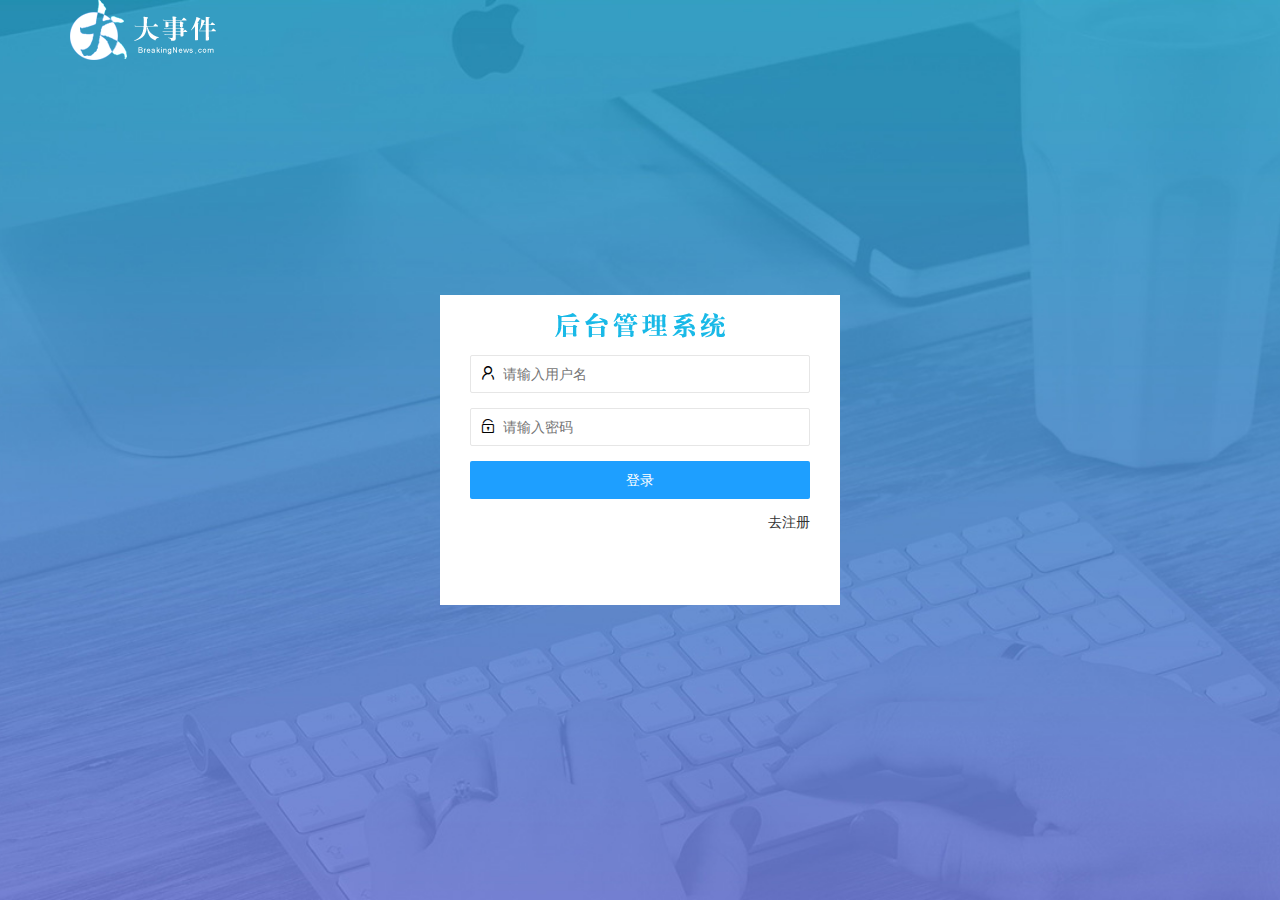
<file: login.html>
<!DOCTYPE html>
<html lang="en">

<head>
    <meta charset="UTF-8">
    <meta name="viewport" content="width=device-width, initial-scale=1.0">
    <title>大事件-登录/注册</title>
    <link rel="stylesheet" href="./assets/lib/layui/css/layui.css">
    <link rel="stylesheet" href="./assets/css/login.css">
</head>

<body>
    <!-- 头部logo区域 -->
    <div class="layui-main">
        <img src="./assets/images/logo.png" alt="">
    </div>
    <!-- 登录注册区域 -->
    <div class="loginAndRegBox">
        <div class="title-box"></div>
        <!-- 登录的盒子 -->
        <div class="login-box">
            <form class="layui-form" id="form_login" action="">
                <div class="layui-form-item">
                    <i class="layui-icon layui-icon-username"></i>
                    <input type=" text" name="username" required lay-verify="required" placeholder="请输入用户名"
                        autocomplete="off" class="layui-input">
                </div>
                <div class="layui-form-item">
                    <i class="layui-icon layui-icon-password"></i>
                    <input type="password" name="password" required lay-verify="required" placeholder="请输入密码"
                        autocomplete="off" class="layui-input">
                </div>
                <div class="layui-form-item">
                    <button class="layui-btn layui-btn-fluid layui-btn-normal" lay-submit lay-filter="*">登录</button>
                </div>
                <div class="layui-form-item">
                    <a href="javascript:;" id="link_reg">去注册</a>
                </div>

            </form>
        </div>
        <!-- 注册的盒子 -->
        <div class="reg-box">
            <form class="layui-form" id="form_reg" action="">
                <div class="layui-form-item">
                    <i class="layui-icon layui-icon-username"></i>
                    <input type="text" name="username" required lay-verify="required" placeholder="请输入用户名"
                        autocomplete="off" class="layui-input">
                </div>
                <div class="layui-form-item">
                    <i class="layui-icon layui-icon-password"></i>
                    <input type="password" name="password" required lay-verify="required" placeholder="请输入密码"
                        autocomplete="off" class="layui-input">
                </div>
                <div class="layui-form-item">
                    <i class="layui-icon layui-icon-password"></i>
                    <input type="password" name="repassword" required lay-verify="required|pwd|repwd"
                        placeholder="请再次确认密码" autocomplete="off" class="layui-input" />

                </div>
                <div class="layui-form-item">
                    <button class="layui-btn layui-btn-fluid layui-btn-normal" lay-submit lay-filter="*">点击注册</button>
                </div>
                <div class="layui-form-item links">
                    <a href="javascript:;" id="link_login">去登录</a>
                </div>
            </form>
        </div>

    </div>

    <script>

    </script>
    <script src="./assets/lib/jquery.js"></script>
    <script src="./assets/lib/layui/layui.all.js"></script>
    <script src="./assets/js/baseAPI.js"></script>
    <script src="./assets/js/login.js"></script>
</body>

</html>
</file>
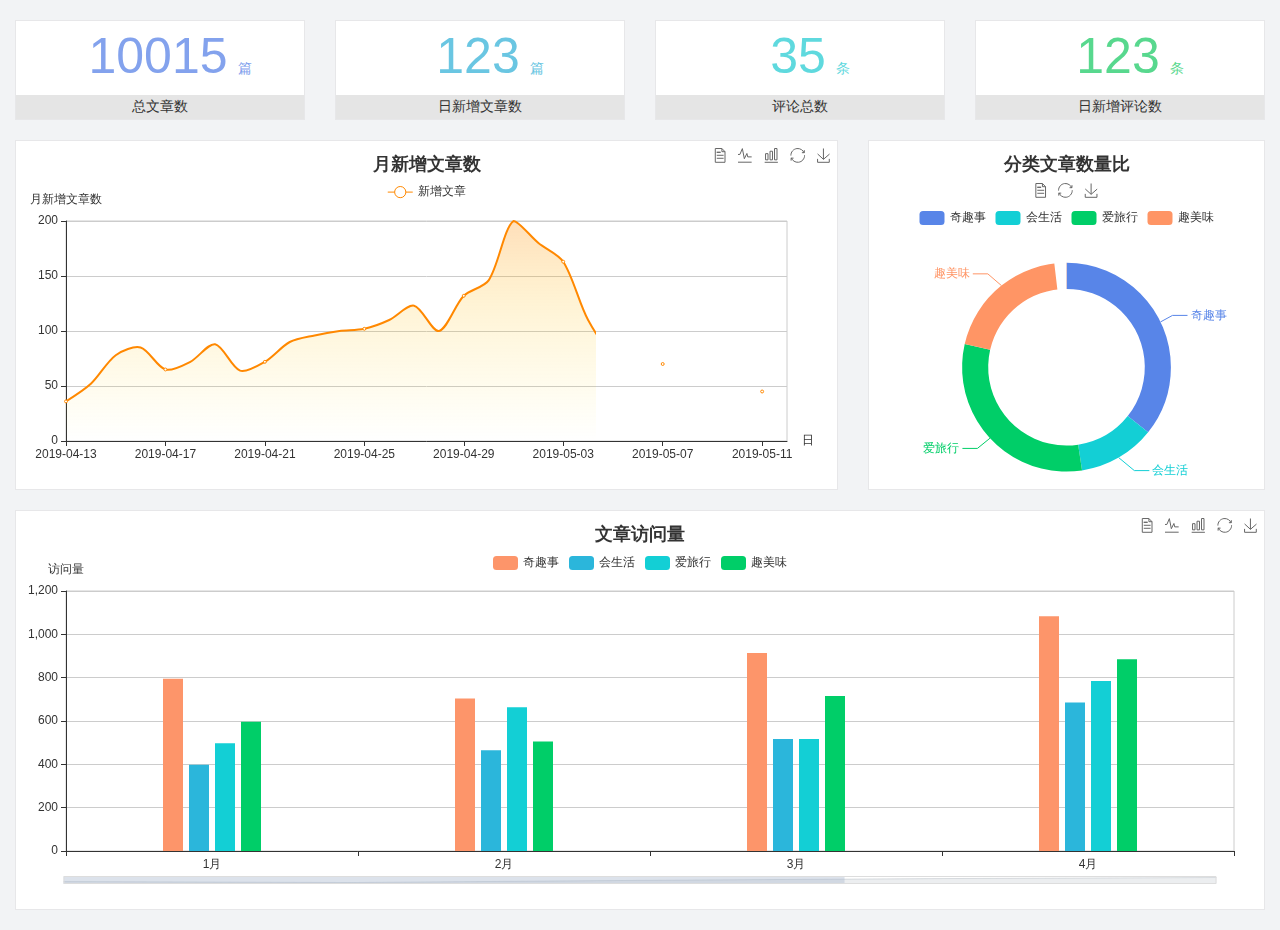
<file: home/dashboard.html>
<!DOCTYPE html>
<html lang="en">

<head>
  <meta charset="UTF-8">
  <meta name="viewport" content="width=device-width, initial-scale=1.0">
  <meta http-equiv="X-UA-Compatible" content="ie=edge">
  <title>图表统计</title>
  <link rel="stylesheet" href="../../assets/lib/bootstrap.css" />
  <link rel="stylesheet" href="../../assets/lib/main.css" />
  <script src="../../assets/lib/jquery.js"></script>
  <script type="text/javascript" src="../../assets/lib/echarts.min.js"></script>
</head>

<body>
  <div class="container-fluid">
    <div class="row spannel_list">
      <div class="col-sm-3 col-xs-6">
        <div class="spannel">
          <em>10015</em><span>篇</span>
          <b>总文章数</b>
        </div>
      </div>
      <div class="col-sm-3 col-xs-6">
        <div class="spannel scolor01">
          <em>123</em><span>篇</span>
          <b>日新增文章数</b>
        </div>
      </div>
      <div class="col-sm-3 col-xs-6">
        <div class="spannel scolor02">
          <em>35</em><span>条</span>
          <b>评论总数</b>
        </div>
      </div>
      <div class="col-sm-3 col-xs-6">
        <div class="spannel scolor03">
          <em>123</em><span>条</span>
          <b>日新增评论数</b>
        </div>
      </div>
    </div>
  </div>

  <div class="container-fluid">
    <div class="row curve-pie">
      <div class="col-lg-8 col-md-8">
        <div class="gragh_pannel" id="curve_show"></div>
      </div>
      <div class="col-lg-4 col-md-4">
        <div class="gragh_pannel" id="pie_show"></div>
      </div>
    </div>
  </div>

  <div class="container-fluid">
    <div class="column_pannel" id="column_show"></div>
  </div>

  <script>
    var oChart = echarts.init(document.getElementById('curve_show'));
    var aList_all = [
      { 'count': 36, 'date': '2019-04-13' },
      { 'count': 52, 'date': '2019-04-14' },
      { 'count': 78, 'date': '2019-04-15' },
      { 'count': 85, 'date': '2019-04-16' },
      { 'count': 65, 'date': '2019-04-17' },
      { 'count': 72, 'date': '2019-04-18' },
      { 'count': 88, 'date': '2019-04-19' },
      { 'count': 64, 'date': '2019-04-20' },
      { 'count': 72, 'date': '2019-04-21' },
      { 'count': 90, 'date': '2019-04-22' },
      { 'count': 96, 'date': '2019-04-23' },
      { 'count': 100, 'date': '2019-04-24' },
      { 'count': 102, 'date': '2019-04-25' },
      { 'count': 110, 'date': '2019-04-26' },
      { 'count': 123, 'date': '2019-04-27' },
      { 'count': 100, 'date': '2019-04-28' },
      { 'count': 132, 'date': '2019-04-29' },
      { 'count': 146, 'date': '2019-04-30' },
      { 'count': 200, 'date': '2019-05-01' },
      { 'count': 180, 'date': '2019-05-02' },
      { 'count': 163, 'date': '2019-05-03' },
      { 'count': 110, 'date': '2019-05-04' },
      { 'count': 80, 'date': '2019-05-05' },
      { 'count': 82, 'date': '2019-05-06' },
      { 'count': 70, 'date': '2019-05-07' },
      { 'count': 65, 'date': '2019-05-08' },
      { 'count': 54, 'date': '2019-05-09' },
      { 'count': 40, 'date': '2019-05-10' },
      { 'count': 45, 'date': '2019-05-11' },
      { 'count': 38, 'date': '2019-05-12' },
    ];

    let aCount = [];
    let aDate = [];

    for (var i = 0; i < aList_all.length; i++) {
      aCount.push(aList_all[i].count);
      aDate.push(aList_all[i].date);
    }

    var chartopt = {
      title: {
        text: '月新增文章数',
        left: 'center',
        top: '10'
      },
      tooltip: {
        trigger: 'axis'
      },
      legend: {
        data: ['新增文章'],
        top: '40'
      },
      toolbox: {
        show: true,
        feature: {
          mark: { show: true },
          dataView: { show: true, readOnly: false },
          magicType: { show: true, type: ['line', 'bar'] },
          restore: { show: true },
          saveAsImage: { show: true }
        }
      },
      calculable: true,
      xAxis: [
        {
          name: '日',
          type: 'category',
          boundaryGap: false,
          data: aDate
        }
      ],
      yAxis: [
        {
          name: '月新增文章数',
          type: 'value'
        }
      ],
      series: [
        {
          name: '新增文章',
          type: 'line',
          smooth: true,
          itemStyle: { normal: { areaStyle: { type: 'default' }, color: '#f80' }, lineStyle: { color: '#f80' } },
          data: aCount
        }],
      areaStyle: {
        normal: {
          color: new echarts.graphic.LinearGradient(0, 0, 0, 1, [{
            offset: 0,
            color: 'rgba(255,136,0,0.39)'
          }, {
            offset: .34,
            color: 'rgba(255,180,0,0.25)'
          }, {
            offset: 1,
            color: 'rgba(255,222,0,0.00)'
          }])

        }
      },
      grid: {
        show: true,
        x: 50,
        x2: 50,
        y: 80,
        height: 220
      }
    };

    oChart.setOption(chartopt);


    var oPie = echarts.init(document.getElementById('pie_show'));
    var oPieopt =
    {
      title: {
        top: 10,
        text: '分类文章数量比',
        x: 'center'
      },
      tooltip: {
        trigger: 'item',
        formatter: "{a} <br/>{b} : {c} ({d}%)"
      },
      color: ['#5885e8', '#13cfd5', '#00ce68', '#ff9565'],
      legend: {
        x: 'center',
        top: 65,
        data: ['奇趣事', '会生活', '爱旅行', '趣美味']
      },
      toolbox: {
        show: true,
        x: 'center',
        top: 35,
        feature: {
          mark: { show: true },
          dataView: { show: true, readOnly: false },
          magicType: {
            show: true,
            type: ['pie', 'funnel'],
            option: {
              funnel: {
                x: '25%',
                width: '50%',
                funnelAlign: 'left',
                max: 1548
              }
            }
          },
          restore: { show: true },
          saveAsImage: { show: true }
        }
      },
      calculable: true,
      series: [
        {
          name: '访问来源',
          type: 'pie',
          radius: ['45%', '60%'],
          center: ['50%', '65%'],
          data: [
            { value: 300, name: '奇趣事' },
            { value: 100, name: '会生活' },
            { value: 260, name: '爱旅行' },
            { value: 180, name: '趣美味' }
          ]
        }
      ]
    };
    oPie.setOption(oPieopt);



    var oColumn = this.echarts.init(document.getElementById('column_show'));
    var oColumnopt =
    {
      title: {
        text: '文章访问量',
        left: 'center',
        top: '10'
      },
      tooltip: {
        trigger: 'axis'
      },
      legend: {
        data: ['奇趣事', '会生活', '爱旅行', '趣美味'],
        top: '40'
      },
      toolbox: {
        show: true,
        feature: {
          mark: { show: true },
          dataView: { show: true, readOnly: false },
          magicType: { show: true, type: ['line', 'bar'] },
          restore: { show: true },
          saveAsImage: { show: true }
        }
      },
      calculable: true,
      xAxis: [
        {
          type: 'category',
          data: ['1月', '2月', '3月', '4月', '5月']
        }
      ],
      yAxis: [
        {
          name: '访问量',
          type: 'value'
        }
      ],
      series: [
        {
          name: '奇趣事',
          type: 'bar',
          barWidth: 20,
          itemStyle: {
            normal: { areaStyle: { type: 'default' }, color: '#fd956a' }
          },
          data: [800, 708, 920, 1090, 1200]
        },
        {
          name: '会生活',
          type: 'bar',
          barWidth: 20,
          itemStyle: {
            normal: { areaStyle: { type: 'default' }, color: '#2bb6db' }
          },
          data: [400, 468, 520, 690, 800]
        },
        {
          name: '爱旅行',
          type: 'bar',
          barWidth: 20,
          itemStyle: {
            normal: { areaStyle: { type: 'default' }, color: '#13cfd5' }
          },
          data: [500, 668, 520, 790, 900]
        },
        {
          name: '趣美味',
          type: 'bar',
          barWidth: 20,
          itemStyle: {
            normal: { areaStyle: { type: 'default' }, color: '#00ce68' }
          },
          data: [600, 508, 720, 890, 1000]
        }
      ],
      grid: {
        show: true,
        x: 50,
        x2: 30,
        y: 80,
        height: 260
      },
      dataZoom: [//给x轴设置滚动条
        {
          start: 0,//默认为0
          end: 100 - 1000 / 31,//默认为100
          type: 'slider',
          show: true,
          xAxisIndex: [0],
          handleSize: 0,//滑动条的 左右2个滑动条的大小
          height: 8,//组件高度
          left: 45, //左边的距离
          right: 50,//右边的距离
          bottom: 26,//右边的距离
          handleColor: '#ddd',//h滑动图标的颜色
          handleStyle: {
            borderColor: "#cacaca",
            borderWidth: "1",
            shadowBlur: 2,
            background: "#ddd",
            shadowColor: "#ddd",
          }
        }]
    };
    oColumn.setOption(oColumnopt);
  </script>
</body>

</html>
</file>
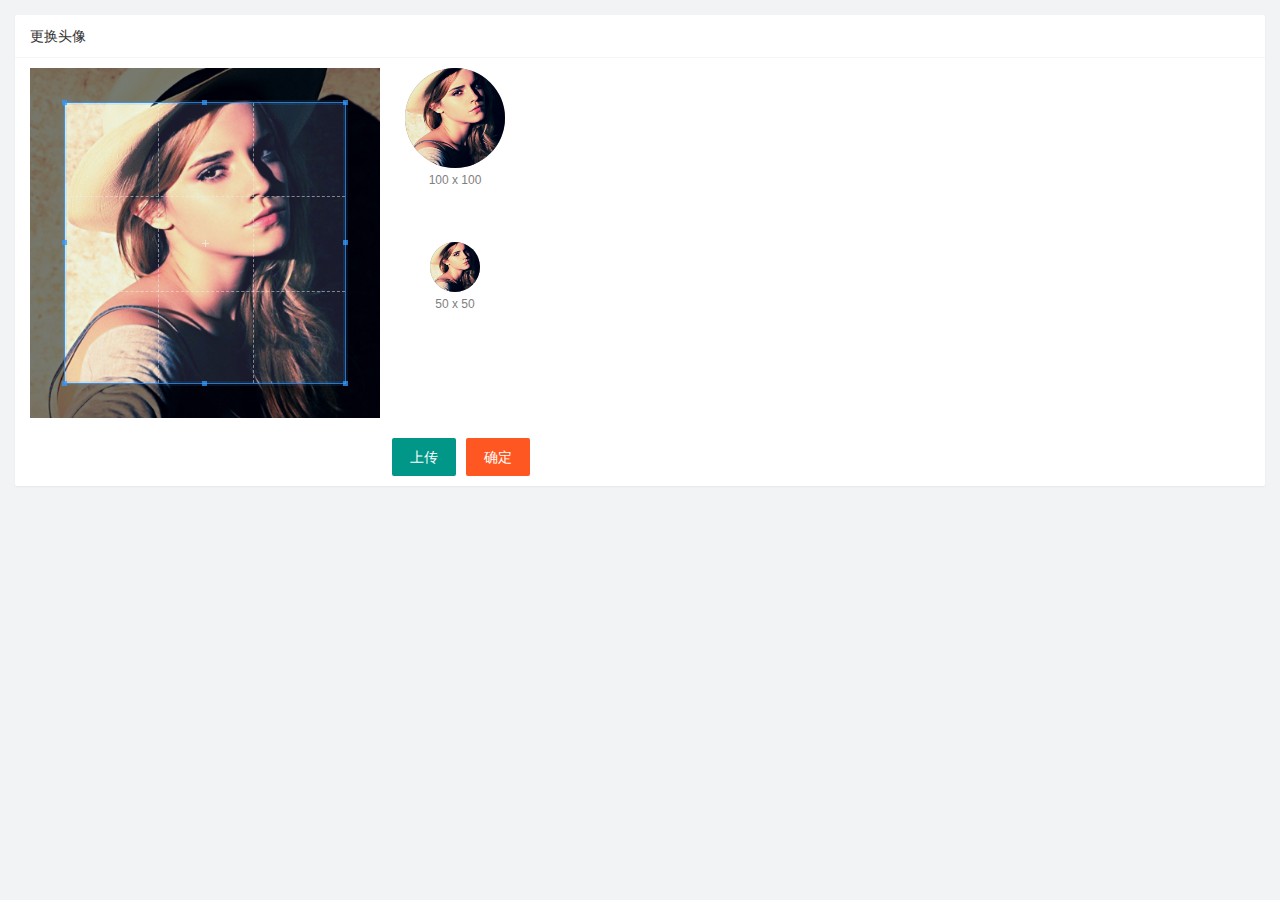
<file: user/user_avatar.html>
<!DOCTYPE html>
<html lang="en">

<head>
    <meta charset="UTF-8">
    <meta name="viewport" content="width=device-width, initial-scale=1.0">
    <title>Document</title>
    <link rel="stylesheet" href="/assets/lib/layui/css/layui.css" />
    <link rel="stylesheet" href="/assets/css/user/user_avatar.css" />
    <link rel="stylesheet" href="/assets/lib/cropper/cropper.css">

</head>

<body>
    <!-- 卡片区域 -->
    <div class="layui-card">
        <div class="layui-card-header">更换头像</div>
        <div class="layui-card-body">
            <!-- 第一行的图片裁剪和预览区域 -->
            <div class="row1">
                <!-- 图片裁剪区域 -->
                <div class="cropper-box">
                    <!-- 这个 img 标签很重要，将来会把它初始化为裁剪区域 -->
                    <img id="image" src="/assets/images/sample.jpg" />
                </div>
                <!-- 图片的预览区域 -->
                <div class="preview-box">
                    <div>
                        <!-- 宽高为 100px 的预览区域 -->
                        <div class="img-preview w100"></div>
                        <p class="size">100 x 100</p>
                    </div>
                    <div>
                        <!-- 宽高为 50px 的预览区域 -->
                        <div class="img-preview w50"></div>
                        <p class="size">50 x 50</p>
                    </div>
                </div>
            </div>

            <!-- 第二行的按钮区域 -->
            <div class="row2">
                <input type="file" id="file" accept="image/png,image/jpeg">
                <button type="button" id="btnChooseImage" class="layui-btn">上传</button>
                <button type="button" class="layui-btn layui-btn-danger" id="btnUpload">确定</button>
            </div>
        </div>
    </div>
    <script src="/assets/lib/layui/layui.all.js"></script>
    <script src="/assets/lib/jquery.js"></script>
    <script src="/assets/lib/cropper/Cropper.js"></script>
    <script src="/assets/lib/cropper/jquery-cropper.js"></script>
    <script src="/assets/js/baseAPI.js"></script>
    <script src="/assets/js/user/user_avatar.js"></script>
</body>

</html>
</file>
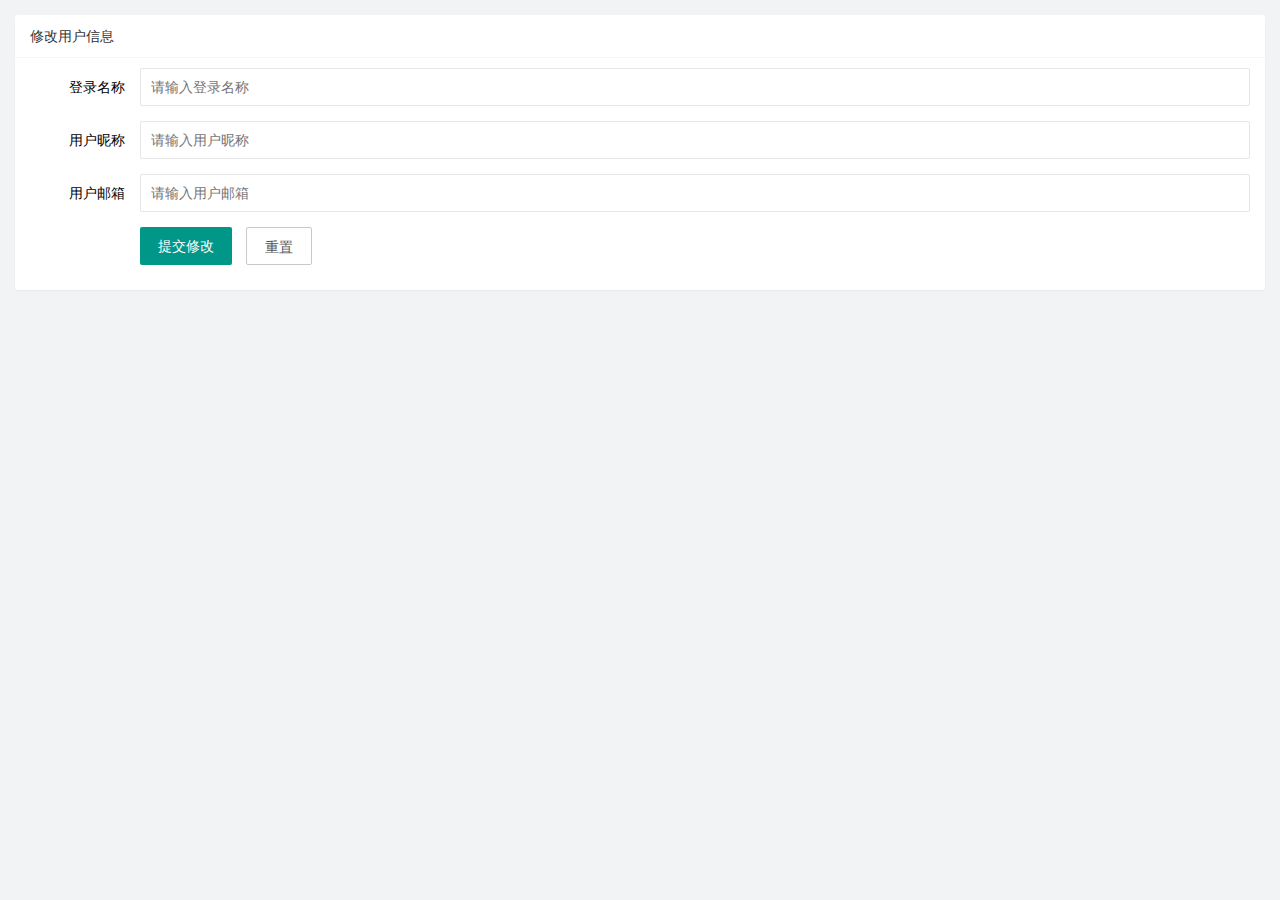
<file: user/user_info.html>
<!DOCTYPE html>
<html lang="en">

<head>
    <meta charset="UTF-8">
    <meta name="viewport" content="width=device-width, initial-scale=1.0">
    <title>Document</title>
    <link rel="stylesheet" href="/assets/lib/layui/css/layui.css">
    <link rel="stylesheet" href="/assets/css/user/user_info.css">
</head>

<body>
    <div class="layui-card">
        <div class="layui-card-header">修改用户信息</div>
        <div class="layui-card-body">
            <form class="layui-form" action="" lay-filter="formUserInfo">
                <!-- 这是隐藏域 -->
                <input type="hidden" name="id" value="" />
                <div class="layui-form-item">
                    <label class="layui-form-label">登录名称</label>
                    <div class="layui-input-block">
                        <input type="text" name="username" required lay-verify="required" placeholder="请输入登录名称"
                            autocomplete="off" class="layui-input" readonly>
                    </div>
                </div>
                <div class="layui-form-item">
                    <label class="layui-form-label">用户昵称</label>
                    <div class="layui-input-block">
                        <input type="text" name="nickname" required lay-verify="required" placeholder="请输入用户昵称"
                            autocomplete="off" class="layui-input">
                    </div>
                </div>
                <div class="layui-form-item">
                    <label class="layui-form-label">用户邮箱</label>
                    <div class="layui-input-block">
                        <input type="text" name="email" required lay-verify="required" placeholder="请输入用户邮箱"
                            autocomplete="off" class="layui-input">
                    </div>
                </div>
                <div class="layui-form-item">
                    <div class="layui-input-block">
                        <button class="layui-btn" lay-submit lay-filter="formDemo">提交修改</button>
                        <button id="btnReset" class="layui-btn layui-btn-primary">重置</button>
                    </div>
                </div>
            </form>
        </div>
    </div>

    <script src="/assets/lib/jquery.js"></script>
    <script src="/assets/lib/layui/layui.all.js"></script>
    <script src="/assets/js/baseAPI.js"></script>
    <script src="/assets/js/user/user_info.js"></script>
</body>

</html>
</file>
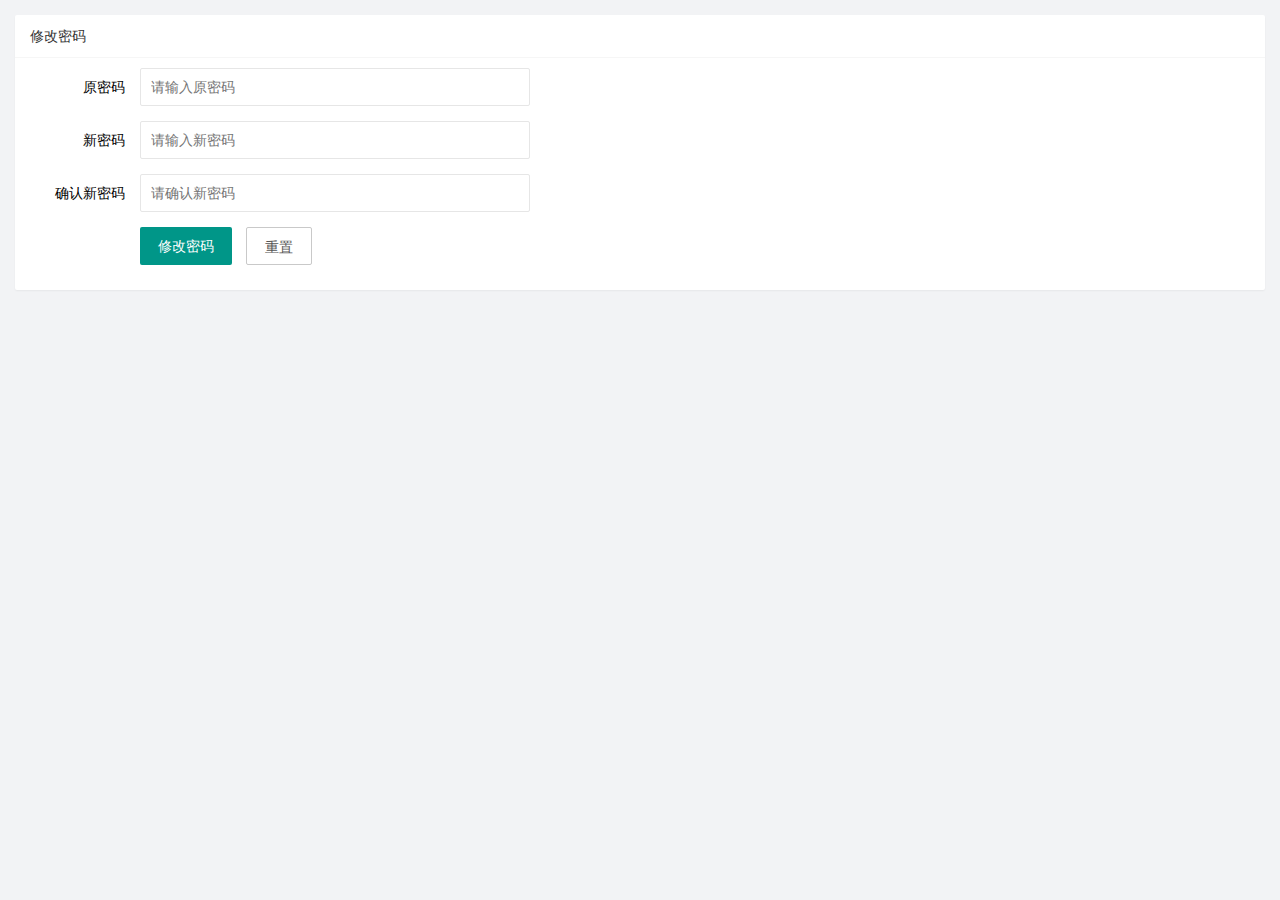
<file: user/user_pwd.html>
<!DOCTYPE html>
<html lang="en">

<head>
    <meta charset="UTF-8">
    <meta name="viewport" content="width=device-width, initial-scale=1.0">
    <title>Document</title>
    <link rel="stylesheet" href="/assets/lib/layui/css/layui.css" />
    <link rel="stylesheet" href="/assets/css/user/user_pwd.css" />
</head>

<body>
    <div class="layui-card">
        <div class="layui-card-header">修改密码</div>
        <div class="layui-card-body">
            <form class="layui-form" action="" lay-filter="formUserInfo">

                <div class="layui-form-item">
                    <label class="layui-form-label">原密码</label>
                    <div class="layui-input-block">
                        <input type="password" name="oldpwd" required lay-verify="required|pwd" placeholder="请输入原密码"
                            autocomplete="off" class="layui-input">
                    </div>
                </div>
                <div class="layui-form-item">
                    <label class="layui-form-label">新密码</label>
                    <div class="layui-input-block">
                        <input type="password" name="newpwd" required lay-verify="required|pwd|samePwd"
                            placeholder="请输入新密码" autocomplete="off" class="layui-input">
                    </div>
                </div>
                <div class="layui-form-item">
                    <label class="layui-form-label">确认新密码</label>
                    <div class="layui-input-block">
                        <input type="password" name="repwd" required lay-verify="required|pwd|rePwd"
                            placeholder="请确认新密码" autocomplete="off" class="layui-input">
                    </div>
                </div>
                <div class="layui-form-item">
                    <div class="layui-input-block">
                        <button class="layui-btn" lay-submit lay-filter="formDemo">修改密码</button>
                        <button id="btnReset" class="layui-btn layui-btn-primary">重置</button>
                    </div>
                </div>
            </form>
        </div>
    </div>

    <script src="/assets/lib/jquery.js"></script>
    <script src="/assets/lib/layui/layui.all.js"></script>
    <script src="/assets/js/baseAPI.js"></script>
    <script src="/assets/js/user/user_pwd.js"></script>
</body>

</html>
</file>
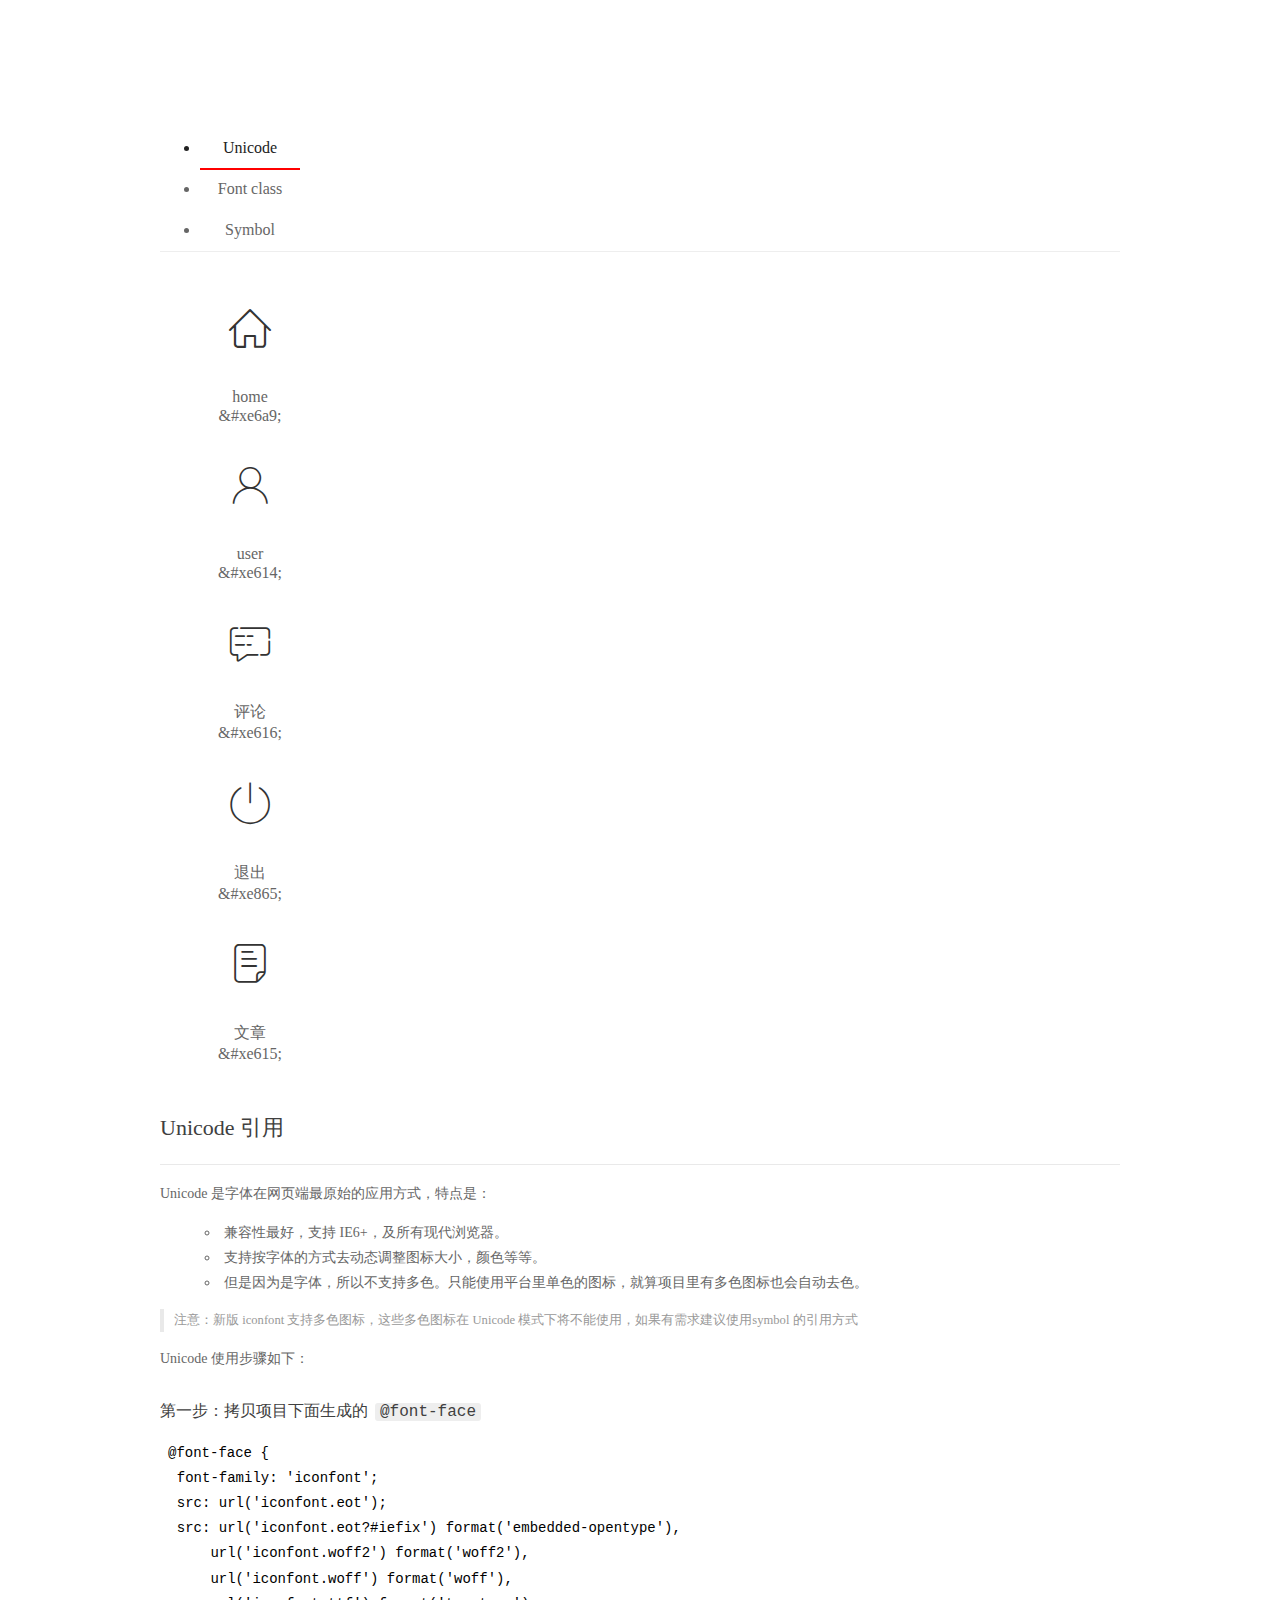
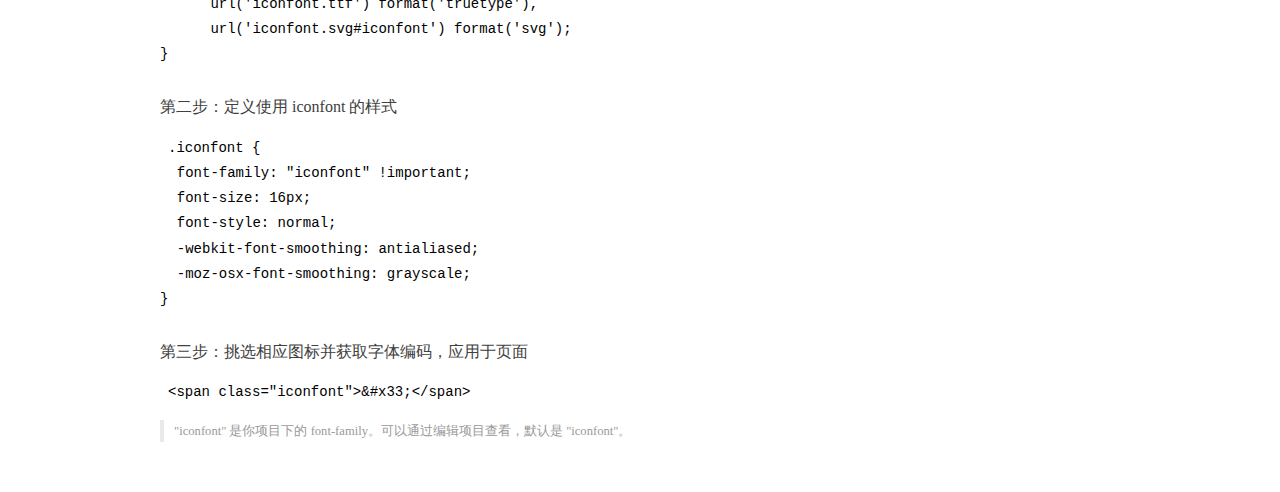
<file: assets/fonts/demo_index.html>
<!DOCTYPE html>
<html>
<head>
  <meta charset="utf-8"/>
  <title>IconFont Demo</title>
  <link rel="shortcut icon" href="https://gtms04.alicdn.com/tps/i4/TB1_oz6GVXXXXaFXpXXJDFnIXXX-64-64.ico" type="image/x-icon"/>
  <link rel="stylesheet" href="https://g.alicdn.com/thx/cube/1.3.2/cube.min.css">
  <link rel="stylesheet" href="demo.css">
  <link rel="stylesheet" href="iconfont.css">
  <script src="iconfont.js"></script>
  <!-- jQuery -->
  <script src="https://a1.alicdn.com/oss/uploads/2018/12/26/7bfddb60-08e8-11e9-9b04-53e73bb6408b.js"></script>
  <!-- 代码高亮 -->
  <script src="https://a1.alicdn.com/oss/uploads/2018/12/26/a3f714d0-08e6-11e9-8a15-ebf944d7534c.js"></script>
</head>
<body>
  <div class="main">
    <h1 class="logo"><a href="https://www.iconfont.cn/" title="iconfont 首页" target="_blank">&#xe86b;</a></h1>
    <div class="nav-tabs">
      <ul id="tabs" class="dib-box">
        <li class="dib active"><span>Unicode</span></li>
        <li class="dib"><span>Font class</span></li>
        <li class="dib"><span>Symbol</span></li>
      </ul>
      
    </div>
    <div class="tab-container">
      <div class="content unicode" style="display: block;">
          <ul class="icon_lists dib-box">
          
            <li class="dib">
              <span class="icon iconfont">&#xe6a9;</span>
                <div class="name">home</div>
                <div class="code-name">&amp;#xe6a9;</div>
              </li>
          
            <li class="dib">
              <span class="icon iconfont">&#xe614;</span>
                <div class="name">user</div>
                <div class="code-name">&amp;#xe614;</div>
              </li>
          
            <li class="dib">
              <span class="icon iconfont">&#xe616;</span>
                <div class="name">评论</div>
                <div class="code-name">&amp;#xe616;</div>
              </li>
          
            <li class="dib">
              <span class="icon iconfont">&#xe865;</span>
                <div class="name">退出</div>
                <div class="code-name">&amp;#xe865;</div>
              </li>
          
            <li class="dib">
              <span class="icon iconfont">&#xe615;</span>
                <div class="name">文章</div>
                <div class="code-name">&amp;#xe615;</div>
              </li>
          
          </ul>
          <div class="article markdown">
          <h2 id="unicode-">Unicode 引用</h2>
          <hr>

          <p>Unicode 是字体在网页端最原始的应用方式，特点是：</p>
          <ul>
            <li>兼容性最好，支持 IE6+，及所有现代浏览器。</li>
            <li>支持按字体的方式去动态调整图标大小，颜色等等。</li>
            <li>但是因为是字体，所以不支持多色。只能使用平台里单色的图标，就算项目里有多色图标也会自动去色。</li>
          </ul>
          <blockquote>
            <p>注意：新版 iconfont 支持多色图标，这些多色图标在 Unicode 模式下将不能使用，如果有需求建议使用symbol 的引用方式</p>
          </blockquote>
          <p>Unicode 使用步骤如下：</p>
          <h3 id="-font-face">第一步：拷贝项目下面生成的 <code>@font-face</code></h3>
<pre><code class="language-css"
>@font-face {
  font-family: 'iconfont';
  src: url('iconfont.eot');
  src: url('iconfont.eot?#iefix') format('embedded-opentype'),
      url('iconfont.woff2') format('woff2'),
      url('iconfont.woff') format('woff'),
      url('iconfont.ttf') format('truetype'),
      url('iconfont.svg#iconfont') format('svg');
}
</code></pre>
          <h3 id="-iconfont-">第二步：定义使用 iconfont 的样式</h3>
<pre><code class="language-css"
>.iconfont {
  font-family: "iconfont" !important;
  font-size: 16px;
  font-style: normal;
  -webkit-font-smoothing: antialiased;
  -moz-osx-font-smoothing: grayscale;
}
</code></pre>
          <h3 id="-">第三步：挑选相应图标并获取字体编码，应用于页面</h3>
<pre>
<code class="language-html"
>&lt;span class="iconfont"&gt;&amp;#x33;&lt;/span&gt;
</code></pre>
          <blockquote>
            <p>"iconfont" 是你项目下的 font-family。可以通过编辑项目查看，默认是 "iconfont"。</p>
          </blockquote>
          </div>
      </div>
      <div class="content font-class">
        <ul class="icon_lists dib-box">
          
          <li class="dib">
            <span class="icon iconfont icon-home"></span>
            <div class="name">
              home
            </div>
            <div class="code-name">.icon-home
            </div>
          </li>
          
          <li class="dib">
            <span class="icon iconfont icon-user"></span>
            <div class="name">
              user
            </div>
            <div class="code-name">.icon-user
            </div>
          </li>
          
          <li class="dib">
            <span class="icon iconfont icon-pinglun"></span>
            <div class="name">
              评论
            </div>
            <div class="code-name">.icon-pinglun
            </div>
          </li>
          
          <li class="dib">
            <span class="icon iconfont icon-tuichu"></span>
            <div class="name">
              退出
            </div>
            <div class="code-name">.icon-tuichu
            </div>
          </li>
          
          <li class="dib">
            <span class="icon iconfont icon-16"></span>
            <div class="name">
              文章
            </div>
            <div class="code-name">.icon-16
            </div>
          </li>
          
        </ul>
        <div class="article markdown">
        <h2 id="font-class-">font-class 引用</h2>
        <hr>

        <p>font-class 是 Unicode 使用方式的一种变种，主要是解决 Unicode 书写不直观，语意不明确的问题。</p>
        <p>与 Unicode 使用方式相比，具有如下特点：</p>
        <ul>
          <li>兼容性良好，支持 IE8+，及所有现代浏览器。</li>
          <li>相比于 Unicode 语意明确，书写更直观。可以很容易分辨这个 icon 是什么。</li>
          <li>因为使用 class 来定义图标，所以当要替换图标时，只需要修改 class 里面的 Unicode 引用。</li>
          <li>不过因为本质上还是使用的字体，所以多色图标还是不支持的。</li>
        </ul>
        <p>使用步骤如下：</p>
        <h3 id="-fontclass-">第一步：引入项目下面生成的 fontclass 代码：</h3>
<pre><code class="language-html">&lt;link rel="stylesheet" href="./iconfont.css"&gt;
</code></pre>
        <h3 id="-">第二步：挑选相应图标并获取类名，应用于页面：</h3>
<pre><code class="language-html">&lt;span class="iconfont icon-xxx"&gt;&lt;/span&gt;
</code></pre>
        <blockquote>
          <p>"
            iconfont" 是你项目下的 font-family。可以通过编辑项目查看，默认是 "iconfont"。</p>
        </blockquote>
      </div>
      </div>
      <div class="content symbol">
          <ul class="icon_lists dib-box">
          
            <li class="dib">
                <svg class="icon svg-icon" aria-hidden="true">
                  <use xlink:href="#icon-home"></use>
                </svg>
                <div class="name">home</div>
                <div class="code-name">#icon-home</div>
            </li>
          
            <li class="dib">
                <svg class="icon svg-icon" aria-hidden="true">
                  <use xlink:href="#icon-user"></use>
                </svg>
                <div class="name">user</div>
                <div class="code-name">#icon-user</div>
            </li>
          
            <li class="dib">
                <svg class="icon svg-icon" aria-hidden="true">
                  <use xlink:href="#icon-pinglun"></use>
                </svg>
                <div class="name">评论</div>
                <div class="code-name">#icon-pinglun</div>
            </li>
          
            <li class="dib">
                <svg class="icon svg-icon" aria-hidden="true">
                  <use xlink:href="#icon-tuichu"></use>
                </svg>
                <div class="name">退出</div>
                <div class="code-name">#icon-tuichu</div>
            </li>
          
            <li class="dib">
                <svg class="icon svg-icon" aria-hidden="true">
                  <use xlink:href="#icon-16"></use>
                </svg>
                <div class="name">文章</div>
                <div class="code-name">#icon-16</div>
            </li>
          
          </ul>
          <div class="article markdown">
          <h2 id="symbol-">Symbol 引用</h2>
          <hr>

          <p>这是一种全新的使用方式，应该说这才是未来的主流，也是平台目前推荐的用法。相关介绍可以参考这篇<a href="">文章</a>
            这种用法其实是做了一个 SVG 的集合，与另外两种相比具有如下特点：</p>
          <ul>
            <li>支持多色图标了，不再受单色限制。</li>
            <li>通过一些技巧，支持像字体那样，通过 <code>font-size</code>, <code>color</code> 来调整样式。</li>
            <li>兼容性较差，支持 IE9+，及现代浏览器。</li>
            <li>浏览器渲染 SVG 的性能一般，还不如 png。</li>
          </ul>
          <p>使用步骤如下：</p>
          <h3 id="-symbol-">第一步：引入项目下面生成的 symbol 代码：</h3>
<pre><code class="language-html">&lt;script src="./iconfont.js"&gt;&lt;/script&gt;
</code></pre>
          <h3 id="-css-">第二步：加入通用 CSS 代码（引入一次就行）：</h3>
<pre><code class="language-html">&lt;style&gt;
.icon {
  width: 1em;
  height: 1em;
  vertical-align: -0.15em;
  fill: currentColor;
  overflow: hidden;
}
&lt;/style&gt;
</code></pre>
          <h3 id="-">第三步：挑选相应图标并获取类名，应用于页面：</h3>
<pre><code class="language-html">&lt;svg class="icon" aria-hidden="true"&gt;
  &lt;use xlink:href="#icon-xxx"&gt;&lt;/use&gt;
&lt;/svg&gt;
</code></pre>
          </div>
      </div>

    </div>
  </div>
  <script>
  $(document).ready(function () {
      $('.tab-container .content:first').show()

      $('#tabs li').click(function (e) {
        var tabContent = $('.tab-container .content')
        var index = $(this).index()

        if ($(this).hasClass('active')) {
          return
        } else {
          $('#tabs li').removeClass('active')
          $(this).addClass('active')

          tabContent.hide().eq(index).fadeIn()
        }
      })
    })
  </script>
</body>
</html>
</file>
<file: assets/lib/layui/css/layui.css>
/** layui-v2.5.5 MIT License By https://www.layui.com */
 .layui-inline,img{display:inline-block;vertical-align:middle}h1,h2,h3,h4,h5,h6{font-weight:400}.layui-edge,.layui-header,.layui-inline,.layui-main{position:relative}.layui-body,.layui-edge,.layui-elip{overflow:hidden}.layui-btn,.layui-edge,.layui-inline,img{vertical-align:middle}.layui-btn,.layui-disabled,.layui-icon,.layui-unselect{-moz-user-select:none;-webkit-user-select:none;-ms-user-select:none}.layui-elip,.layui-form-checkbox span,.layui-form-pane .layui-form-label{text-overflow:ellipsis;white-space:nowrap}.layui-breadcrumb,.layui-tree-btnGroup{visibility:hidden}blockquote,body,button,dd,div,dl,dt,form,h1,h2,h3,h4,h5,h6,input,li,ol,p,pre,td,textarea,th,ul{margin:0;padding:0;-webkit-tap-highlight-color:rgba(0,0,0,0)}a:active,a:hover{outline:0}img{border:none}li{list-style:none}table{border-collapse:collapse;border-spacing:0}h4,h5,h6{font-size:100%}button,input,optgroup,option,select,textarea{font-family:inherit;font-size:inherit;font-style:inherit;font-weight:inherit;outline:0}pre{white-space:pre-wrap;white-space:-moz-pre-wrap;white-space:-pre-wrap;white-space:-o-pre-wrap;word-wrap:break-word}body{line-height:24px;font:14px Helvetica Neue,Helvetica,PingFang SC,Tahoma,Arial,sans-serif}hr{height:1px;margin:10px 0;border:0;clear:both}a{color:#333;text-decoration:none}a:hover{color:#777}a cite{font-style:normal;*cursor:pointer}.layui-border-box,.layui-border-box *{box-sizing:border-box}.layui-box,.layui-box *{box-sizing:content-box}.layui-clear{clear:both;*zoom:1}.layui-clear:after{content:'\20';clear:both;*zoom:1;display:block;height:0}.layui-inline{*display:inline;*zoom:1}.layui-edge{display:inline-block;width:0;height:0;border-width:6px;border-style:dashed;border-color:transparent}.layui-edge-top{top:-4px;border-bottom-color:#999;border-bottom-style:solid}.layui-edge-right{border-left-color:#999;border-left-style:solid}.layui-edge-bottom{top:2px;border-top-color:#999;border-top-style:solid}.layui-edge-left{border-right-color:#999;border-right-style:solid}.layui-disabled,.layui-disabled:hover{color:#d2d2d2!important;cursor:not-allowed!important}.layui-circle{border-radius:100%}.layui-show{display:block!important}.layui-hide{display:none!important}@font-face{font-family:layui-icon;src:url(../font/iconfont.eot?v=250);src:url(../font/iconfont.eot?v=250#iefix) format('embedded-opentype'),url(../font/iconfont.woff2?v=250) format('woff2'),url(../font/iconfont.woff?v=250) format('woff'),url(../font/iconfont.ttf?v=250) format('truetype'),url(../font/iconfont.svg?v=250#layui-icon) format('svg')}.layui-icon{font-family:layui-icon!important;font-size:16px;font-style:normal;-webkit-font-smoothing:antialiased;-moz-osx-font-smoothing:grayscale}.layui-icon-reply-fill:before{content:"\e611"}.layui-icon-set-fill:before{content:"\e614"}.layui-icon-menu-fill:before{content:"\e60f"}.layui-icon-search:before{content:"\e615"}.layui-icon-share:before{content:"\e641"}.layui-icon-set-sm:before{content:"\e620"}.layui-icon-engine:before{content:"\e628"}.layui-icon-close:before{content:"\1006"}.layui-icon-close-fill:before{content:"\1007"}.layui-icon-chart-screen:before{content:"\e629"}.layui-icon-star:before{content:"\e600"}.layui-icon-circle-dot:before{content:"\e617"}.layui-icon-chat:before{content:"\e606"}.layui-icon-release:before{content:"\e609"}.layui-icon-list:before{content:"\e60a"}.layui-icon-chart:before{content:"\e62c"}.layui-icon-ok-circle:before{content:"\1005"}.layui-icon-layim-theme:before{content:"\e61b"}.layui-icon-table:before{content:"\e62d"}.layui-icon-right:before{content:"\e602"}.layui-icon-left:before{content:"\e603"}.layui-icon-cart-simple:before{content:"\e698"}.layui-icon-face-cry:before{content:"\e69c"}.layui-icon-face-smile:before{content:"\e6af"}.layui-icon-survey:before{content:"\e6b2"}.layui-icon-tree:before{content:"\e62e"}.layui-icon-upload-circle:before{content:"\e62f"}.layui-icon-add-circle:before{content:"\e61f"}.layui-icon-download-circle:before{content:"\e601"}.layui-icon-templeate-1:before{content:"\e630"}.layui-icon-util:before{content:"\e631"}.layui-icon-face-surprised:before{content:"\e664"}.layui-icon-edit:before{content:"\e642"}.layui-icon-speaker:before{content:"\e645"}.layui-icon-down:before{content:"\e61a"}.layui-icon-file:before{content:"\e621"}.layui-icon-layouts:before{content:"\e632"}.layui-icon-rate-half:before{content:"\e6c9"}.layui-icon-add-circle-fine:before{content:"\e608"}.layui-icon-prev-circle:before{content:"\e633"}.layui-icon-read:before{content:"\e705"}.layui-icon-404:before{content:"\e61c"}.layui-icon-carousel:before{content:"\e634"}.layui-icon-help:before{content:"\e607"}.layui-icon-code-circle:before{content:"\e635"}.layui-icon-water:before{content:"\e636"}.layui-icon-username:before{content:"\e66f"}.layui-icon-find-fill:before{content:"\e670"}.layui-icon-about:before{content:"\e60b"}.layui-icon-location:before{content:"\e715"}.layui-icon-up:before{content:"\e619"}.layui-icon-pause:before{content:"\e651"}.layui-icon-date:before{content:"\e637"}.layui-icon-layim-uploadfile:before{content:"\e61d"}.layui-icon-delete:before{content:"\e640"}.layui-icon-play:before{content:"\e652"}.layui-icon-top:before{content:"\e604"}.layui-icon-friends:before{content:"\e612"}.layui-icon-refresh-3:before{content:"\e9aa"}.layui-icon-ok:before{content:"\e605"}.layui-icon-layer:before{content:"\e638"}.layui-icon-face-smile-fine:before{content:"\e60c"}.layui-icon-dollar:before{content:"\e659"}.layui-icon-group:before{content:"\e613"}.layui-icon-layim-download:before{content:"\e61e"}.layui-icon-picture-fine:before{content:"\e60d"}.layui-icon-link:before{content:"\e64c"}.layui-icon-diamond:before{content:"\e735"}.layui-icon-log:before{content:"\e60e"}.layui-icon-rate-solid:before{content:"\e67a"}.layui-icon-fonts-del:before{content:"\e64f"}.layui-icon-unlink:before{content:"\e64d"}.layui-icon-fonts-clear:before{content:"\e639"}.layui-icon-triangle-r:before{content:"\e623"}.layui-icon-circle:before{content:"\e63f"}.layui-icon-radio:before{content:"\e643"}.layui-icon-align-center:before{content:"\e647"}.layui-icon-align-right:before{content:"\e648"}.layui-icon-align-left:before{content:"\e649"}.layui-icon-loading-1:before{content:"\e63e"}.layui-icon-return:before{content:"\e65c"}.layui-icon-fonts-strong:before{content:"\e62b"}.layui-icon-upload:before{content:"\e67c"}.layui-icon-dialogue:before{content:"\e63a"}.layui-icon-video:before{content:"\e6ed"}.layui-icon-headset:before{content:"\e6fc"}.layui-icon-cellphone-fine:before{content:"\e63b"}.layui-icon-add-1:before{content:"\e654"}.layui-icon-face-smile-b:before{content:"\e650"}.layui-icon-fonts-html:before{content:"\e64b"}.layui-icon-form:before{content:"\e63c"}.layui-icon-cart:before{content:"\e657"}.layui-icon-camera-fill:before{content:"\e65d"}.layui-icon-tabs:before{content:"\e62a"}.layui-icon-fonts-code:before{content:"\e64e"}.layui-icon-fire:before{content:"\e756"}.layui-icon-set:before{content:"\e716"}.layui-icon-fonts-u:before{content:"\e646"}.layui-icon-triangle-d:before{content:"\e625"}.layui-icon-tips:before{content:"\e702"}.layui-icon-picture:before{content:"\e64a"}.layui-icon-more-vertical:before{content:"\e671"}.layui-icon-flag:before{content:"\e66c"}.layui-icon-loading:before{content:"\e63d"}.layui-icon-fonts-i:before{content:"\e644"}.layui-icon-refresh-1:before{content:"\e666"}.layui-icon-rmb:before{content:"\e65e"}.layui-icon-home:before{content:"\e68e"}.layui-icon-user:before{content:"\e770"}.layui-icon-notice:before{content:"\e667"}.layui-icon-login-weibo:before{content:"\e675"}.layui-icon-voice:before{content:"\e688"}.layui-icon-upload-drag:before{content:"\e681"}.layui-icon-login-qq:before{content:"\e676"}.layui-icon-snowflake:before{content:"\e6b1"}.layui-icon-file-b:before{content:"\e655"}.layui-icon-template:before{content:"\e663"}.layui-icon-auz:before{content:"\e672"}.layui-icon-console:before{content:"\e665"}.layui-icon-app:before{content:"\e653"}.layui-icon-prev:before{content:"\e65a"}.layui-icon-website:before{content:"\e7ae"}.layui-icon-next:before{content:"\e65b"}.layui-icon-component:before{content:"\e857"}.layui-icon-more:before{content:"\e65f"}.layui-icon-login-wechat:before{content:"\e677"}.layui-icon-shrink-right:before{content:"\e668"}.layui-icon-spread-left:before{content:"\e66b"}.layui-icon-camera:before{content:"\e660"}.layui-icon-note:before{content:"\e66e"}.layui-icon-refresh:before{content:"\e669"}.layui-icon-female:before{content:"\e661"}.layui-icon-male:before{content:"\e662"}.layui-icon-password:before{content:"\e673"}.layui-icon-senior:before{content:"\e674"}.layui-icon-theme:before{content:"\e66a"}.layui-icon-tread:before{content:"\e6c5"}.layui-icon-praise:before{content:"\e6c6"}.layui-icon-star-fill:before{content:"\e658"}.layui-icon-rate:before{content:"\e67b"}.layui-icon-template-1:before{content:"\e656"}.layui-icon-vercode:before{content:"\e679"}.layui-icon-cellphone:before{content:"\e678"}.layui-icon-screen-full:before{content:"\e622"}.layui-icon-screen-restore:before{content:"\e758"}.layui-icon-cols:before{content:"\e610"}.layui-icon-export:before{content:"\e67d"}.layui-icon-print:before{content:"\e66d"}.layui-icon-slider:before{content:"\e714"}.layui-icon-addition:before{content:"\e624"}.layui-icon-subtraction:before{content:"\e67e"}.layui-icon-service:before{content:"\e626"}.layui-icon-transfer:before{content:"\e691"}.layui-main{width:1140px;margin:0 auto}.layui-header{z-index:1000;height:60px}.layui-header a:hover{transition:all .5s;-webkit-transition:all .5s}.layui-side{position:fixed;left:0;top:0;bottom:0;z-index:999;width:200px;overflow-x:hidden}.layui-side-scroll{position:relative;width:220px;height:100%;overflow-x:hidden}.layui-body{position:absolute;left:200px;right:0;top:0;bottom:0;z-index:998;width:auto;overflow-y:auto;box-sizing:border-box}.layui-layout-body{overflow:hidden}.layui-layout-admin .layui-header{background-color:#23262E}.layui-layout-admin .layui-side{top:60px;width:200px;overflow-x:hidden}.layui-layout-admin .layui-body{position:fixed;top:60px;bottom:44px}.layui-layout-admin .layui-main{width:auto;margin:0 15px}.layui-layout-admin .layui-footer{position:fixed;left:200px;right:0;bottom:0;height:44px;line-height:44px;padding:0 15px;background-color:#eee}.layui-layout-admin .layui-logo{position:absolute;left:0;top:0;width:200px;height:100%;line-height:60px;text-align:center;color:#009688;font-size:16px}.layui-layout-admin .layui-header .layui-nav{background:0 0}.layui-layout-left{position:absolute!important;left:200px;top:0}.layui-layout-right{position:absolute!important;right:0;top:0}.layui-container{position:relative;margin:0 auto;padding:0 15px;box-sizing:border-box}.layui-fluid{position:relative;margin:0 auto;padding:0 15px}.layui-row:after,.layui-row:before{content:'';display:block;clear:both}.layui-col-lg1,.layui-col-lg10,.layui-col-lg11,.layui-col-lg12,.layui-col-lg2,.layui-col-lg3,.layui-col-lg4,.layui-col-lg5,.layui-col-lg6,.layui-col-lg7,.layui-col-lg8,.layui-col-lg9,.layui-col-md1,.layui-col-md10,.layui-col-md11,.layui-col-md12,.layui-col-md2,.layui-col-md3,.layui-col-md4,.layui-col-md5,.layui-col-md6,.layui-col-md7,.layui-col-md8,.layui-col-md9,.layui-col-sm1,.layui-col-sm10,.layui-col-sm11,.layui-col-sm12,.layui-col-sm2,.layui-col-sm3,.layui-col-sm4,.layui-col-sm5,.layui-col-sm6,.layui-col-sm7,.layui-col-sm8,.layui-col-sm9,.layui-col-xs1,.layui-col-xs10,.layui-col-xs11,.layui-col-xs12,.layui-col-xs2,.layui-col-xs3,.layui-col-xs4,.layui-col-xs5,.layui-col-xs6,.layui-col-xs7,.layui-col-xs8,.layui-col-xs9{position:relative;display:block;box-sizing:border-box}.layui-col-xs1,.layui-col-xs10,.layui-col-xs11,.layui-col-xs12,.layui-col-xs2,.layui-col-xs3,.layui-col-xs4,.layui-col-xs5,.layui-col-xs6,.layui-col-xs7,.layui-col-xs8,.layui-col-xs9{float:left}.layui-col-xs1{width:8.33333333%}.layui-col-xs2{width:16.66666667%}.layui-col-xs3{width:25%}.layui-col-xs4{width:33.33333333%}.layui-col-xs5{width:41.66666667%}.layui-col-xs6{width:50%}.layui-col-xs7{width:58.33333333%}.layui-col-xs8{width:66.66666667%}.layui-col-xs9{width:75%}.layui-col-xs10{width:83.33333333%}.layui-col-xs11{width:91.66666667%}.layui-col-xs12{width:100%}.layui-col-xs-offset1{margin-left:8.33333333%}.layui-col-xs-offset2{margin-left:16.66666667%}.layui-col-xs-offset3{margin-left:25%}.layui-col-xs-offset4{margin-left:33.33333333%}.layui-col-xs-offset5{margin-left:41.66666667%}.layui-col-xs-offset6{margin-left:50%}.layui-col-xs-offset7{margin-left:58.33333333%}.layui-col-xs-offset8{margin-left:66.66666667%}.layui-col-xs-offset9{margin-left:75%}.layui-col-xs-offset10{margin-left:83.33333333%}.layui-col-xs-offset11{margin-left:91.66666667%}.layui-col-xs-offset12{margin-left:100%}@media screen and (max-width:768px){.layui-hide-xs{display:none!important}.layui-show-xs-block{display:block!important}.layui-show-xs-inline{display:inline!important}.layui-show-xs-inline-block{display:inline-block!important}}@media screen and (min-width:768px){.layui-container{width:750px}.layui-hide-sm{display:none!important}.layui-show-sm-block{display:block!important}.layui-show-sm-inline{display:inline!important}.layui-show-sm-inline-block{display:inline-block!important}.layui-col-sm1,.layui-col-sm10,.layui-col-sm11,.layui-col-sm12,.layui-col-sm2,.layui-col-sm3,.layui-col-sm4,.layui-col-sm5,.layui-col-sm6,.layui-col-sm7,.layui-col-sm8,.layui-col-sm9{float:left}.layui-col-sm1{width:8.33333333%}.layui-col-sm2{width:16.66666667%}.layui-col-sm3{width:25%}.layui-col-sm4{width:33.33333333%}.layui-col-sm5{width:41.66666667%}.layui-col-sm6{width:50%}.layui-col-sm7{width:58.33333333%}.layui-col-sm8{width:66.66666667%}.layui-col-sm9{width:75%}.layui-col-sm10{width:83.33333333%}.layui-col-sm11{width:91.66666667%}.layui-col-sm12{width:100%}.layui-col-sm-offset1{margin-left:8.33333333%}.layui-col-sm-offset2{margin-left:16.66666667%}.layui-col-sm-offset3{margin-left:25%}.layui-col-sm-offset4{margin-left:33.33333333%}.layui-col-sm-offset5{margin-left:41.66666667%}.layui-col-sm-offset6{margin-left:50%}.layui-col-sm-offset7{margin-left:58.33333333%}.layui-col-sm-offset8{margin-left:66.66666667%}.layui-col-sm-offset9{margin-left:75%}.layui-col-sm-offset10{margin-left:83.33333333%}.layui-col-sm-offset11{margin-left:91.66666667%}.layui-col-sm-offset12{margin-left:100%}}@media screen and (min-width:992px){.layui-container{width:970px}.layui-hide-md{display:none!important}.layui-show-md-block{display:block!important}.layui-show-md-inline{display:inline!important}.layui-show-md-inline-block{display:inline-block!important}.layui-col-md1,.layui-col-md10,.layui-col-md11,.layui-col-md12,.layui-col-md2,.layui-col-md3,.layui-col-md4,.layui-col-md5,.layui-col-md6,.layui-col-md7,.layui-col-md8,.layui-col-md9{float:left}.layui-col-md1{width:8.33333333%}.layui-col-md2{width:16.66666667%}.layui-col-md3{width:25%}.layui-col-md4{width:33.33333333%}.layui-col-md5{width:41.66666667%}.layui-col-md6{width:50%}.layui-col-md7{width:58.33333333%}.layui-col-md8{width:66.66666667%}.layui-col-md9{width:75%}.layui-col-md10{width:83.33333333%}.layui-col-md11{width:91.66666667%}.layui-col-md12{width:100%}.layui-col-md-offset1{margin-left:8.33333333%}.layui-col-md-offset2{margin-left:16.66666667%}.layui-col-md-offset3{margin-left:25%}.layui-col-md-offset4{margin-left:33.33333333%}.layui-col-md-offset5{margin-left:41.66666667%}.layui-col-md-offset6{margin-left:50%}.layui-col-md-offset7{margin-left:58.33333333%}.layui-col-md-offset8{margin-left:66.66666667%}.layui-col-md-offset9{margin-left:75%}.layui-col-md-offset10{margin-left:83.33333333%}.layui-col-md-offset11{margin-left:91.66666667%}.layui-col-md-offset12{margin-left:100%}}@media screen and (min-width:1200px){.layui-container{width:1170px}.layui-hide-lg{display:none!important}.layui-show-lg-block{display:block!important}.layui-show-lg-inline{display:inline!important}.layui-show-lg-inline-block{display:inline-block!important}.layui-col-lg1,.layui-col-lg10,.layui-col-lg11,.layui-col-lg12,.layui-col-lg2,.layui-col-lg3,.layui-col-lg4,.layui-col-lg5,.layui-col-lg6,.layui-col-lg7,.layui-col-lg8,.layui-col-lg9{float:left}.layui-col-lg1{width:8.33333333%}.layui-col-lg2{width:16.66666667%}.layui-col-lg3{width:25%}.layui-col-lg4{width:33.33333333%}.layui-col-lg5{width:41.66666667%}.layui-col-lg6{width:50%}.layui-col-lg7{width:58.33333333%}.layui-col-lg8{width:66.66666667%}.layui-col-lg9{width:75%}.layui-col-lg10{width:83.33333333%}.layui-col-lg11{width:91.66666667%}.layui-col-lg12{width:100%}.layui-col-lg-offset1{margin-left:8.33333333%}.layui-col-lg-offset2{margin-left:16.66666667%}.layui-col-lg-offset3{margin-left:25%}.layui-col-lg-offset4{margin-left:33.33333333%}.layui-col-lg-offset5{margin-left:41.66666667%}.layui-col-lg-offset6{margin-left:50%}.layui-col-lg-offset7{margin-left:58.33333333%}.layui-col-lg-offset8{margin-left:66.66666667%}.layui-col-lg-offset9{margin-left:75%}.layui-col-lg-offset10{margin-left:83.33333333%}.layui-col-lg-offset11{margin-left:91.66666667%}.layui-col-lg-offset12{margin-left:100%}}.layui-col-space1{margin:-.5px}.layui-col-space1>*{padding:.5px}.layui-col-space3{margin:-1.5px}.layui-col-space3>*{padding:1.5px}.layui-col-space5{margin:-2.5px}.layui-col-space5>*{padding:2.5px}.layui-col-space8{margin:-3.5px}.layui-col-space8>*{padding:3.5px}.layui-col-space10{margin:-5px}.layui-col-space10>*{padding:5px}.layui-col-space12{margin:-6px}.layui-col-space12>*{padding:6px}.layui-col-space15{margin:-7.5px}.layui-col-space15>*{padding:7.5px}.layui-col-space18{margin:-9px}.layui-col-space18>*{padding:9px}.layui-col-space20{margin:-10px}.layui-col-space20>*{padding:10px}.layui-col-space22{margin:-11px}.layui-col-space22>*{padding:11px}.layui-col-space25{margin:-12.5px}.layui-col-space25>*{padding:12.5px}.layui-col-space30{margin:-15px}.layui-col-space30>*{padding:15px}.layui-btn,.layui-input,.layui-select,.layui-textarea,.layui-upload-button{outline:0;-webkit-appearance:none;transition:all .3s;-webkit-transition:all .3s;box-sizing:border-box}.layui-elem-quote{margin-bottom:10px;padding:15px;line-height:22px;border-left:5px solid #009688;border-radius:0 2px 2px 0;background-color:#f2f2f2}.layui-quote-nm{border-style:solid;border-width:1px 1px 1px 5px;background:0 0}.layui-elem-field{margin-bottom:10px;padding:0;border-width:1px;border-style:solid}.layui-elem-field legend{margin-left:20px;padding:0 10px;font-size:20px;font-weight:300}.layui-field-title{margin:10px 0 20px;border-width:1px 0 0}.layui-field-box{padding:10px 15px}.layui-field-title .layui-field-box{padding:10px 0}.layui-progress{position:relative;height:6px;border-radius:20px;background-color:#e2e2e2}.layui-progress-bar{position:absolute;left:0;top:0;width:0;max-width:100%;height:6px;border-radius:20px;text-align:right;background-color:#5FB878;transition:all .3s;-webkit-transition:all .3s}.layui-progress-big,.layui-progress-big .layui-progress-bar{height:18px;line-height:18px}.layui-progress-text{position:relative;top:-20px;line-height:18px;font-size:12px;color:#666}.layui-progress-big .layui-progress-text{position:static;padding:0 10px;color:#fff}.layui-collapse{border-width:1px;border-style:solid;border-radius:2px}.layui-colla-content,.layui-colla-item{border-top-width:1px;border-top-style:solid}.layui-colla-item:first-child{border-top:none}.layui-colla-title{position:relative;height:42px;line-height:42px;padding:0 15px 0 35px;color:#333;background-color:#f2f2f2;cursor:pointer;font-size:14px;overflow:hidden}.layui-colla-content{display:none;padding:10px 15px;line-height:22px;color:#666}.layui-colla-icon{position:absolute;left:15px;top:0;font-size:14px}.layui-card{margin-bottom:15px;border-radius:2px;background-color:#fff;box-shadow:0 1px 2px 0 rgba(0,0,0,.05)}.layui-card:last-child{margin-bottom:0}.layui-card-header{position:relative;height:42px;line-height:42px;padding:0 15px;border-bottom:1px solid #f6f6f6;color:#333;border-radius:2px 2px 0 0;font-size:14px}.layui-bg-black,.layui-bg-blue,.layui-bg-cyan,.layui-bg-green,.layui-bg-orange,.layui-bg-red{color:#fff!important}.layui-card-body{position:relative;padding:10px 15px;line-height:24px}.layui-card-body[pad15]{padding:15px}.layui-card-body[pad20]{padding:20px}.layui-card-body .layui-table{margin:5px 0}.layui-card .layui-tab{margin:0}.layui-panel-window{position:relative;padding:15px;border-radius:0;border-top:5px solid #E6E6E6;background-color:#fff}.layui-auxiliar-moving{position:fixed;left:0;right:0;top:0;bottom:0;width:100%;height:100%;background:0 0;z-index:9999999999}.layui-form-label,.layui-form-mid,.layui-form-select,.layui-input-block,.layui-input-inline,.layui-textarea{position:relative}.layui-bg-red{background-color:#FF5722!important}.layui-bg-orange{background-color:#FFB800!important}.layui-bg-green{background-color:#009688!important}.layui-bg-cyan{background-color:#2F4056!important}.layui-bg-blue{background-color:#1E9FFF!important}.layui-bg-black{background-color:#393D49!important}.layui-bg-gray{background-color:#eee!important;color:#666!important}.layui-badge-rim,.layui-colla-content,.layui-colla-item,.layui-collapse,.layui-elem-field,.layui-form-pane .layui-form-item[pane],.layui-form-pane .layui-form-label,.layui-input,.layui-layedit,.layui-layedit-tool,.layui-quote-nm,.layui-select,.layui-tab-bar,.layui-tab-card,.layui-tab-title,.layui-tab-title .layui-this:after,.layui-textarea{border-color:#e6e6e6}.layui-timeline-item:before,hr{background-color:#e6e6e6}.layui-text{line-height:22px;font-size:14px;color:#666}.layui-text h1,.layui-text h2,.layui-text h3{font-weight:500;color:#333}.layui-text h1{font-size:30px}.layui-text h2{font-size:24px}.layui-text h3{font-size:18px}.layui-text a:not(.layui-btn){color:#01AAED}.layui-text a:not(.layui-btn):hover{text-decoration:underline}.layui-text ul{padding:5px 0 5px 15px}.layui-text ul li{margin-top:5px;list-style-type:disc}.layui-text em,.layui-word-aux{color:#999!important;padding:0 5px!important}.layui-btn{display:inline-block;height:38px;line-height:38px;padding:0 18px;background-color:#009688;color:#fff;white-space:nowrap;text-align:center;font-size:14px;border:none;border-radius:2px;cursor:pointer}.layui-btn:hover{opacity:.8;filter:alpha(opacity=80);color:#fff}.layui-btn:active{opacity:1;filter:alpha(opacity=100)}.layui-btn+.layui-btn{margin-left:10px}.layui-btn-container{font-size:0}.layui-btn-container .layui-btn{margin-right:10px;margin-bottom:10px}.layui-btn-container .layui-btn+.layui-btn{margin-left:0}.layui-table .layui-btn-container .layui-btn{margin-bottom:9px}.layui-btn-radius{border-radius:100px}.layui-btn .layui-icon{margin-right:3px;font-size:18px;vertical-align:bottom;vertical-align:middle\9}.layui-btn-primary{border:1px solid #C9C9C9;background-color:#fff;color:#555}.layui-btn-primary:hover{border-color:#009688;color:#333}.layui-btn-normal{background-color:#1E9FFF}.layui-btn-warm{background-color:#FFB800}.layui-btn-danger{background-color:#FF5722}.layui-btn-checked{background-color:#5FB878}.layui-btn-disabled,.layui-btn-disabled:active,.layui-btn-disabled:hover{border:1px solid #e6e6e6;background-color:#FBFBFB;color:#C9C9C9;cursor:not-allowed;opacity:1}.layui-btn-lg{height:44px;line-height:44px;padding:0 25px;font-size:16px}.layui-btn-sm{height:30px;line-height:30px;padding:0 10px;font-size:12px}.layui-btn-sm i{font-size:16px!important}.layui-btn-xs{height:22px;line-height:22px;padding:0 5px;font-size:12px}.layui-btn-xs i{font-size:14px!important}.layui-btn-group{display:inline-block;vertical-align:middle;font-size:0}.layui-btn-group .layui-btn{margin-left:0!important;margin-right:0!important;border-left:1px solid rgba(255,255,255,.5);border-radius:0}.layui-btn-group .layui-btn-primary{border-left:none}.layui-btn-group .layui-btn-primary:hover{border-color:#C9C9C9;color:#009688}.layui-btn-group .layui-btn:first-child{border-left:none;border-radius:2px 0 0 2px}.layui-btn-group .layui-btn-primary:first-child{border-left:1px solid #c9c9c9}.layui-btn-group .layui-btn:last-child{border-radius:0 2px 2px 0}.layui-btn-group .layui-btn+.layui-btn{margin-left:0}.layui-btn-group+.layui-btn-group{margin-left:10px}.layui-btn-fluid{width:100%}.layui-input,.layui-select,.layui-textarea{height:38px;line-height:1.3;line-height:38px\9;border-width:1px;border-style:solid;background-color:#fff;border-radius:2px}.layui-input::-webkit-input-placeholder,.layui-select::-webkit-input-placeholder,.layui-textarea::-webkit-input-placeholder{line-height:1.3}.layui-input,.layui-textarea{display:block;width:100%;padding-left:10px}.layui-input:hover,.layui-textarea:hover{border-color:#D2D2D2!important}.layui-input:focus,.layui-textarea:focus{border-color:#C9C9C9!important}.layui-textarea{min-height:100px;height:auto;line-height:20px;padding:6px 10px;resize:vertical}.layui-select{padding:0 10px}.layui-form input[type=checkbox],.layui-form input[type=radio],.layui-form select{display:none}.layui-form [lay-ignore]{display:initial}.layui-form-item{margin-bottom:15px;clear:both;*zoom:1}.layui-form-item:after{content:'\20';clear:both;*zoom:1;display:block;height:0}.layui-form-label{float:left;display:block;padding:9px 15px;width:80px;font-weight:400;line-height:20px;text-align:right}.layui-form-label-col{display:block;float:none;padding:9px 0;line-height:20px;text-align:left}.layui-form-item .layui-inline{margin-bottom:5px;margin-right:10px}.layui-input-block{margin-left:110px;min-height:36px}.layui-input-inline{display:inline-block;vertical-align:middle}.layui-form-item .layui-input-inline{float:left;width:190px;margin-right:10px}.layui-form-text .layui-input-inline{width:auto}.layui-form-mid{float:left;display:block;padding:9px 0!important;line-height:20px;margin-right:10px}.layui-form-danger+.layui-form-select .layui-input,.layui-form-danger:focus{border-color:#FF5722!important}.layui-form-select .layui-input{padding-right:30px;cursor:pointer}.layui-form-select .layui-edge{position:absolute;right:10px;top:50%;margin-top:-3px;cursor:pointer;border-width:6px;border-top-color:#c2c2c2;border-top-style:solid;transition:all .3s;-webkit-transition:all .3s}.layui-form-select dl{display:none;position:absolute;left:0;top:42px;padding:5px 0;z-index:899;min-width:100%;border:1px solid #d2d2d2;max-height:300px;overflow-y:auto;background-color:#fff;border-radius:2px;box-shadow:0 2px 4px rgba(0,0,0,.12);box-sizing:border-box}.layui-form-select dl dd,.layui-form-select dl dt{padding:0 10px;line-height:36px;white-space:nowrap;overflow:hidden;text-overflow:ellipsis}.layui-form-select dl dt{font-size:12px;color:#999}.layui-form-select dl dd{cursor:pointer}.layui-form-select dl dd:hover{background-color:#f2f2f2;-webkit-transition:.5s all;transition:.5s all}.layui-form-select .layui-select-group dd{padding-left:20px}.layui-form-select dl dd.layui-select-tips{padding-left:10px!important;color:#999}.layui-form-select dl dd.layui-this{background-color:#5FB878;color:#fff}.layui-form-checkbox,.layui-form-select dl dd.layui-disabled{background-color:#fff}.layui-form-selected dl{display:block}.layui-form-checkbox,.layui-form-checkbox *,.layui-form-switch{display:inline-block;vertical-align:middle}.layui-form-selected .layui-edge{margin-top:-9px;-webkit-transform:rotate(180deg);transform:rotate(180deg);margin-top:-3px\9}:root .layui-form-selected .layui-edge{margin-top:-9px\0/IE9}.layui-form-selectup dl{top:auto;bottom:42px}.layui-select-none{margin:5px 0;text-align:center;color:#999}.layui-select-disabled .layui-disabled{border-color:#eee!important}.layui-select-disabled .layui-edge{border-top-color:#d2d2d2}.layui-form-checkbox{position:relative;height:30px;line-height:30px;margin-right:10px;padding-right:30px;cursor:pointer;font-size:0;-webkit-transition:.1s linear;transition:.1s linear;box-sizing:border-box}.layui-form-checkbox span{padding:0 10px;height:100%;font-size:14px;border-radius:2px 0 0 2px;background-color:#d2d2d2;color:#fff;overflow:hidden}.layui-form-checkbox:hover span{background-color:#c2c2c2}.layui-form-checkbox i{position:absolute;right:0;top:0;width:30px;height:28px;border:1px solid #d2d2d2;border-left:none;border-radius:0 2px 2px 0;color:#fff;font-size:20px;text-align:center}.layui-form-checkbox:hover i{border-color:#c2c2c2;color:#c2c2c2}.layui-form-checked,.layui-form-checked:hover{border-color:#5FB878}.layui-form-checked span,.layui-form-checked:hover span{background-color:#5FB878}.layui-form-checked i,.layui-form-checked:hover i{color:#5FB878}.layui-form-item .layui-form-checkbox{margin-top:4px}.layui-form-checkbox[lay-skin=primary]{height:auto!important;line-height:normal!important;min-width:18px;min-height:18px;border:none!important;margin-right:0;padding-left:28px;padding-right:0;background:0 0}.layui-form-checkbox[lay-skin=primary] span{padding-left:0;padding-right:15px;line-height:18px;background:0 0;color:#666}.layui-form-checkbox[lay-skin=primary] i{right:auto;left:0;width:16px;height:16px;line-height:16px;border:1px solid #d2d2d2;font-size:12px;border-radius:2px;background-color:#fff;-webkit-transition:.1s linear;transition:.1s linear}.layui-form-checkbox[lay-skin=primary]:hover i{border-color:#5FB878;color:#fff}.layui-form-checked[lay-skin=primary] i{border-color:#5FB878!important;background-color:#5FB878;color:#fff}.layui-checkbox-disbaled[lay-skin=primary] span{background:0 0!important;color:#c2c2c2}.layui-checkbox-disbaled[lay-skin=primary]:hover i{border-color:#d2d2d2}.layui-form-item .layui-form-checkbox[lay-skin=primary]{margin-top:10px}.layui-form-switch{position:relative;height:22px;line-height:22px;min-width:35px;padding:0 5px;margin-top:8px;border:1px solid #d2d2d2;border-radius:20px;cursor:pointer;background-color:#fff;-webkit-transition:.1s linear;transition:.1s linear}.layui-form-switch i{position:absolute;left:5px;top:3px;width:16px;height:16px;border-radius:20px;background-color:#d2d2d2;-webkit-transition:.1s linear;transition:.1s linear}.layui-form-switch em{position:relative;top:0;width:25px;margin-left:21px;padding:0!important;text-align:center!important;color:#999!important;font-style:normal!important;font-size:12px}.layui-form-onswitch{border-color:#5FB878;background-color:#5FB878}.layui-checkbox-disbaled,.layui-checkbox-disbaled i{border-color:#e2e2e2!important}.layui-form-onswitch i{left:100%;margin-left:-21px;background-color:#fff}.layui-form-onswitch em{margin-left:5px;margin-right:21px;color:#fff!important}.layui-checkbox-disbaled span{background-color:#e2e2e2!important}.layui-checkbox-disbaled:hover i{color:#fff!important}[lay-radio]{display:none}.layui-form-radio,.layui-form-radio *{display:inline-block;vertical-align:middle}.layui-form-radio{line-height:28px;margin:6px 10px 0 0;padding-right:10px;cursor:pointer;font-size:0}.layui-form-radio *{font-size:14px}.layui-form-radio>i{margin-right:8px;font-size:22px;color:#c2c2c2}.layui-form-radio>i:hover,.layui-form-radioed>i{color:#5FB878}.layui-radio-disbaled>i{color:#e2e2e2!important}.layui-form-pane .layui-form-label{width:110px;padding:8px 15px;height:38px;line-height:20px;border-width:1px;border-style:solid;border-radius:2px 0 0 2px;text-align:center;background-color:#FBFBFB;overflow:hidden;box-sizing:border-box}.layui-form-pane .layui-input-inline{margin-left:-1px}.layui-form-pane .layui-input-block{margin-left:110px;left:-1px}.layui-form-pane .layui-input{border-radius:0 2px 2px 0}.layui-form-pane .layui-form-text .layui-form-label{float:none;width:100%;border-radius:2px;box-sizing:border-box;text-align:left}.layui-form-pane .layui-form-text .layui-input-inline{display:block;margin:0;top:-1px;clear:both}.layui-form-pane .layui-form-text .layui-input-block{margin:0;left:0;top:-1px}.layui-form-pane .layui-form-text .layui-textarea{min-height:100px;border-radius:0 0 2px 2px}.layui-form-pane .layui-form-checkbox{margin:4px 0 4px 10px}.layui-form-pane .layui-form-radio,.layui-form-pane .layui-form-switch{margin-top:6px;margin-left:10px}.layui-form-pane .layui-form-item[pane]{position:relative;border-width:1px;border-style:solid}.layui-form-pane .layui-form-item[pane] .layui-form-label{position:absolute;left:0;top:0;height:100%;border-width:0 1px 0 0}.layui-form-pane .layui-form-item[pane] .layui-input-inline{margin-left:110px}@media screen and (max-width:450px){.layui-form-item .layui-form-label{text-overflow:ellipsis;overflow:hidden;white-space:nowrap}.layui-form-item .layui-inline{display:block;margin-right:0;margin-bottom:20px;clear:both}.layui-form-item .layui-inline:after{content:'\20';clear:both;display:block;height:0}.layui-form-item .layui-input-inline{display:block;float:none;left:-3px;width:auto;margin:0 0 10px 112px}.layui-form-item .layui-input-inline+.layui-form-mid{margin-left:110px;top:-5px;padding:0}.layui-form-item .layui-form-checkbox{margin-right:5px;margin-bottom:5px}}.layui-layedit{border-width:1px;border-style:solid;border-radius:2px}.layui-layedit-tool{padding:3px 5px;border-bottom-width:1px;border-bottom-style:solid;font-size:0}.layedit-tool-fixed{position:fixed;top:0;border-top:1px solid #e2e2e2}.layui-layedit-tool .layedit-tool-mid,.layui-layedit-tool .layui-icon{display:inline-block;vertical-align:middle;text-align:center;font-size:14px}.layui-layedit-tool .layui-icon{position:relative;width:32px;height:30px;line-height:30px;margin:3px 5px;color:#777;cursor:pointer;border-radius:2px}.layui-layedit-tool .layui-icon:hover{color:#393D49}.layui-layedit-tool .layui-icon:active{color:#000}.layui-layedit-tool .layedit-tool-active{background-color:#e2e2e2;color:#000}.layui-layedit-tool .layui-disabled,.layui-layedit-tool .layui-disabled:hover{color:#d2d2d2;cursor:not-allowed}.layui-layedit-tool .layedit-tool-mid{width:1px;height:18px;margin:0 10px;background-color:#d2d2d2}.layedit-tool-html{width:50px!important;font-size:30px!important}.layedit-tool-b,.layedit-tool-code,.layedit-tool-help{font-size:16px!important}.layedit-tool-d,.layedit-tool-face,.layedit-tool-image,.layedit-tool-unlink{font-size:18px!important}.layedit-tool-image input{position:absolute;font-size:0;left:0;top:0;width:100%;height:100%;opacity:.01;filter:Alpha(opacity=1);cursor:pointer}.layui-layedit-iframe iframe{display:block;width:100%}#LAY_layedit_code{overflow:hidden}.layui-laypage{display:inline-block;*display:inline;*zoom:1;vertical-align:middle;margin:10px 0;font-size:0}.layui-laypage>a:first-child,.layui-laypage>a:first-child em{border-radius:2px 0 0 2px}.layui-laypage>a:last-child,.layui-laypage>a:last-child em{border-radius:0 2px 2px 0}.layui-laypage>:first-child{margin-left:0!important}.layui-laypage>:last-child{margin-right:0!important}.layui-laypage a,.layui-laypage button,.layui-laypage input,.layui-laypage select,.layui-laypage span{border:1px solid #e2e2e2}.layui-laypage a,.layui-laypage span{display:inline-block;*display:inline;*zoom:1;vertical-align:middle;padding:0 15px;height:28px;line-height:28px;margin:0 -1px 5px 0;background-color:#fff;color:#333;font-size:12px}.layui-flow-more a *,.layui-laypage input,.layui-table-view select[lay-ignore]{display:inline-block}.layui-laypage a:hover{color:#009688}.layui-laypage em{font-style:normal}.layui-laypage .layui-laypage-spr{color:#999;font-weight:700}.layui-laypage a{text-decoration:none}.layui-laypage .layui-laypage-curr{position:relative}.layui-laypage .layui-laypage-curr em{position:relative;color:#fff}.layui-laypage .layui-laypage-curr .layui-laypage-em{position:absolute;left:-1px;top:-1px;padding:1px;width:100%;height:100%;background-color:#009688}.layui-laypage-em{border-radius:2px}.layui-laypage-next em,.layui-laypage-prev em{font-family:Sim sun;font-size:16px}.layui-laypage .layui-laypage-count,.layui-laypage .layui-laypage-limits,.layui-laypage .layui-laypage-refresh,.layui-laypage .layui-laypage-skip{margin-left:10px;margin-right:10px;padding:0;border:none}.layui-laypage .layui-laypage-limits,.layui-laypage .layui-laypage-refresh{vertical-align:top}.layui-laypage .layui-laypage-refresh i{font-size:18px;cursor:pointer}.layui-laypage select{height:22px;padding:3px;border-radius:2px;cursor:pointer}.layui-laypage .layui-laypage-skip{height:30px;line-height:30px;color:#999}.layui-laypage button,.layui-laypage input{height:30px;line-height:30px;border-radius:2px;vertical-align:top;background-color:#fff;box-sizing:border-box}.layui-laypage input{width:40px;margin:0 10px;padding:0 3px;text-align:center}.layui-laypage input:focus,.layui-laypage select:focus{border-color:#009688!important}.layui-laypage button{margin-left:10px;padding:0 10px;cursor:pointer}.layui-table,.layui-table-view{margin:10px 0}.layui-flow-more{margin:10px 0;text-align:center;color:#999;font-size:14px}.layui-flow-more a{height:32px;line-height:32px}.layui-flow-more a *{vertical-align:top}.layui-flow-more a cite{padding:0 20px;border-radius:3px;background-color:#eee;color:#333;font-style:normal}.layui-flow-more a cite:hover{opacity:.8}.layui-flow-more a i{font-size:30px;color:#737383}.layui-table{width:100%;background-color:#fff;color:#666}.layui-table tr{transition:all .3s;-webkit-transition:all .3s}.layui-table th{text-align:left;font-weight:400}.layui-table tbody tr:hover,.layui-table thead tr,.layui-table-click,.layui-table-header,.layui-table-hover,.layui-table-mend,.layui-table-patch,.layui-table-tool,.layui-table-total,.layui-table-total tr,.layui-table[lay-even] tr:nth-child(even){background-color:#f2f2f2}.layui-table td,.layui-table th,.layui-table-col-set,.layui-table-fixed-r,.layui-table-grid-down,.layui-table-header,.layui-table-page,.layui-table-tips-main,.layui-table-tool,.layui-table-total,.layui-table-view,.layui-table[lay-skin=line],.layui-table[lay-skin=row]{border-width:1px;border-style:solid;border-color:#e6e6e6}.layui-table td,.layui-table th{position:relative;padding:9px 15px;min-height:20px;line-height:20px;font-size:14px}.layui-table[lay-skin=line] td,.layui-table[lay-skin=line] th{border-width:0 0 1px}.layui-table[lay-skin=row] td,.layui-table[lay-skin=row] th{border-width:0 1px 0 0}.layui-table[lay-skin=nob] td,.layui-table[lay-skin=nob] th{border:none}.layui-table img{max-width:100px}.layui-table[lay-size=lg] td,.layui-table[lay-size=lg] th{padding:15px 30px}.layui-table-view .layui-table[lay-size=lg] .layui-table-cell{height:40px;line-height:40px}.layui-table[lay-size=sm] td,.layui-table[lay-size=sm] th{font-size:12px;padding:5px 10px}.layui-table-view .layui-table[lay-size=sm] .layui-table-cell{height:20px;line-height:20px}.layui-table[lay-data]{display:none}.layui-table-box{position:relative;overflow:hidden}.layui-table-view .layui-table{position:relative;width:auto;margin:0}.layui-table-view .layui-table[lay-skin=line]{border-width:0 1px 0 0}.layui-table-view .layui-table[lay-skin=row]{border-width:0 0 1px}.layui-table-view .layui-table td,.layui-table-view .layui-table th{padding:5px 0;border-top:none;border-left:none}.layui-table-view .layui-table th.layui-unselect .layui-table-cell span{cursor:pointer}.layui-table-view .layui-table td{cursor:default}.layui-table-view .layui-table td[data-edit=text]{cursor:text}.layui-table-view .layui-form-checkbox[lay-skin=primary] i{width:18px;height:18px}.layui-table-view .layui-form-radio{line-height:0;padding:0}.layui-table-view .layui-form-radio>i{margin:0;font-size:20px}.layui-table-init{position:absolute;left:0;top:0;width:100%;height:100%;text-align:center;z-index:110}.layui-table-init .layui-icon{position:absolute;left:50%;top:50%;margin:-15px 0 0 -15px;font-size:30px;color:#c2c2c2}.layui-table-header{border-width:0 0 1px;overflow:hidden}.layui-table-header .layui-table{margin-bottom:-1px}.layui-table-tool .layui-inline[lay-event]{position:relative;width:26px;height:26px;padding:5px;line-height:16px;margin-right:10px;text-align:center;color:#333;border:1px solid #ccc;cursor:pointer;-webkit-transition:.5s all;transition:.5s all}.layui-table-tool .layui-inline[lay-event]:hover{border:1px solid #999}.layui-table-tool-temp{padding-right:120px}.layui-table-tool-self{position:absolute;right:17px;top:10px}.layui-table-tool .layui-table-tool-self .layui-inline[lay-event]{margin:0 0 0 10px}.layui-table-tool-panel{position:absolute;top:29px;left:-1px;padding:5px 0;min-width:150px;min-height:40px;border:1px solid #d2d2d2;text-align:left;overflow-y:auto;background-color:#fff;box-shadow:0 2px 4px rgba(0,0,0,.12)}.layui-table-cell,.layui-table-tool-panel li{overflow:hidden;text-overflow:ellipsis;white-space:nowrap}.layui-table-tool-panel li{padding:0 10px;line-height:30px;-webkit-transition:.5s all;transition:.5s all}.layui-table-tool-panel li .layui-form-checkbox[lay-skin=primary]{width:100%;padding-left:28px}.layui-table-tool-panel li:hover{background-color:#f2f2f2}.layui-table-tool-panel li .layui-form-checkbox[lay-skin=primary] i{position:absolute;left:0;top:0}.layui-table-tool-panel li .layui-form-checkbox[lay-skin=primary] span{padding:0}.layui-table-tool .layui-table-tool-self .layui-table-tool-panel{left:auto;right:-1px}.layui-table-col-set{position:absolute;right:0;top:0;width:20px;height:100%;border-width:0 0 0 1px;background-color:#fff}.layui-table-sort{width:10px;height:20px;margin-left:5px;cursor:pointer!important}.layui-table-sort .layui-edge{position:absolute;left:5px;border-width:5px}.layui-table-sort .layui-table-sort-asc{top:3px;border-top:none;border-bottom-style:solid;border-bottom-color:#b2b2b2}.layui-table-sort .layui-table-sort-asc:hover{border-bottom-color:#666}.layui-table-sort .layui-table-sort-desc{bottom:5px;border-bottom:none;border-top-style:solid;border-top-color:#b2b2b2}.layui-table-sort .layui-table-sort-desc:hover{border-top-color:#666}.layui-table-sort[lay-sort=asc] .layui-table-sort-asc{border-bottom-color:#000}.layui-table-sort[lay-sort=desc] .layui-table-sort-desc{border-top-color:#000}.layui-table-cell{height:28px;line-height:28px;padding:0 15px;position:relative;box-sizing:border-box}.layui-table-cell .layui-form-checkbox[lay-skin=primary]{top:-1px;padding:0}.layui-table-cell .layui-table-link{color:#01AAED}.laytable-cell-checkbox,.laytable-cell-numbers,.laytable-cell-radio,.laytable-cell-space{padding:0;text-align:center}.layui-table-body{position:relative;overflow:auto;margin-right:-1px;margin-bottom:-1px}.layui-table-body .layui-none{line-height:26px;padding:15px;text-align:center;color:#999}.layui-table-fixed{position:absolute;left:0;top:0;z-index:101}.layui-table-fixed .layui-table-body{overflow:hidden}.layui-table-fixed-l{box-shadow:0 -1px 8px rgba(0,0,0,.08)}.layui-table-fixed-r{left:auto;right:-1px;border-width:0 0 0 1px;box-shadow:-1px 0 8px rgba(0,0,0,.08)}.layui-table-fixed-r .layui-table-header{position:relative;overflow:visible}.layui-table-mend{position:absolute;right:-49px;top:0;height:100%;width:50px}.layui-table-tool{position:relative;z-index:890;width:100%;min-height:50px;line-height:30px;padding:10px 15px;border-width:0 0 1px}.layui-table-tool .layui-btn-container{margin-bottom:-10px}.layui-table-page,.layui-table-total{border-width:1px 0 0;margin-bottom:-1px;overflow:hidden}.layui-table-page{position:relative;width:100%;padding:7px 7px 0;height:41px;font-size:12px;white-space:nowrap}.layui-table-page>div{height:26px}.layui-table-page .layui-laypage{margin:0}.layui-table-page .layui-laypage a,.layui-table-page .layui-laypage span{height:26px;line-height:26px;margin-bottom:10px;border:none;background:0 0}.layui-table-page .layui-laypage a,.layui-table-page .layui-laypage span.layui-laypage-curr{padding:0 12px}.layui-table-page .layui-laypage span{margin-left:0;padding:0}.layui-table-page .layui-laypage .layui-laypage-prev{margin-left:-7px!important}.layui-table-page .layui-laypage .layui-laypage-curr .layui-laypage-em{left:0;top:0;padding:0}.layui-table-page .layui-laypage button,.layui-table-page .layui-laypage input{height:26px;line-height:26px}.layui-table-page .layui-laypage input{width:40px}.layui-table-page .layui-laypage button{padding:0 10px}.layui-table-page select{height:18px}.layui-table-patch .layui-table-cell{padding:0;width:30px}.layui-table-edit{position:absolute;left:0;top:0;width:100%;height:100%;padding:0 14px 1px;border-radius:0;box-shadow:1px 1px 20px rgba(0,0,0,.15)}.layui-table-edit:focus{border-color:#5FB878!important}select.layui-table-edit{padding:0 0 0 10px;border-color:#C9C9C9}.layui-table-view .layui-form-checkbox,.layui-table-view .layui-form-radio,.layui-table-view .layui-form-switch{top:0;margin:0;box-sizing:content-box}.layui-table-view .layui-form-checkbox{top:-1px;height:26px;line-height:26px}.layui-table-view .layui-form-checkbox i{height:26px}.layui-table-grid .layui-table-cell{overflow:visible}.layui-table-grid-down{position:absolute;top:0;right:0;width:26px;height:100%;padding:5px 0;border-width:0 0 0 1px;text-align:center;background-color:#fff;color:#999;cursor:pointer}.layui-table-grid-down .layui-icon{position:absolute;top:50%;left:50%;margin:-8px 0 0 -8px}.layui-table-grid-down:hover{background-color:#fbfbfb}body .layui-table-tips .layui-layer-content{background:0 0;padding:0;box-shadow:0 1px 6px rgba(0,0,0,.12)}.layui-table-tips-main{margin:-44px 0 0 -1px;max-height:150px;padding:8px 15px;font-size:14px;overflow-y:scroll;background-color:#fff;color:#666}.layui-table-tips-c{position:absolute;right:-3px;top:-13px;width:20px;height:20px;padding:3px;cursor:pointer;background-color:#666;border-radius:50%;color:#fff}.layui-table-tips-c:hover{background-color:#777}.layui-table-tips-c:before{position:relative;right:-2px}.layui-upload-file{display:none!important;opacity:.01;filter:Alpha(opacity=1)}.layui-upload-drag,.layui-upload-form,.layui-upload-wrap{display:inline-block}.layui-upload-list{margin:10px 0}.layui-upload-choose{padding:0 10px;color:#999}.layui-upload-drag{position:relative;padding:30px;border:1px dashed #e2e2e2;background-color:#fff;text-align:center;cursor:pointer;color:#999}.layui-upload-drag .layui-icon{font-size:50px;color:#009688}.layui-upload-drag[lay-over]{border-color:#009688}.layui-upload-iframe{position:absolute;width:0;height:0;border:0;visibility:hidden}.layui-upload-wrap{position:relative;vertical-align:middle}.layui-upload-wrap .layui-upload-file{display:block!important;position:absolute;left:0;top:0;z-index:10;font-size:100px;width:100%;height:100%;opacity:.01;filter:Alpha(opacity=1);cursor:pointer}.layui-transfer-active,.layui-transfer-box{display:inline-block;vertical-align:middle}.layui-transfer-box,.layui-transfer-header,.layui-transfer-search{border-width:0;border-style:solid;border-color:#e6e6e6}.layui-transfer-box{position:relative;border-width:1px;width:200px;height:360px;border-radius:2px;background-color:#fff}.layui-transfer-box .layui-form-checkbox{width:100%;margin:0!important}.layui-transfer-header{height:38px;line-height:38px;padding:0 10px;border-bottom-width:1px}.layui-transfer-search{position:relative;padding:10px;border-bottom-width:1px}.layui-transfer-search .layui-input{height:32px;padding-left:30px;font-size:12px}.layui-transfer-search .layui-icon-search{position:absolute;left:20px;top:50%;margin-top:-8px;color:#666}.layui-transfer-active{margin:0 15px}.layui-transfer-active .layui-btn{display:block;margin:0;padding:0 15px;background-color:#5FB878;border-color:#5FB878;color:#fff}.layui-transfer-active .layui-btn-disabled{background-color:#FBFBFB;border-color:#e6e6e6;color:#C9C9C9}.layui-transfer-active .layui-btn:first-child{margin-bottom:15px}.layui-transfer-active .layui-btn .layui-icon{margin:0;font-size:14px!important}.layui-transfer-data{padding:5px 0;overflow:auto}.layui-transfer-data li{height:32px;line-height:32px;padding:0 10px}.layui-transfer-data li:hover{background-color:#f2f2f2;transition:.5s all}.layui-transfer-data .layui-none{padding:15px 10px;text-align:center;color:#999}.layui-nav{position:relative;padding:0 20px;background-color:#393D49;color:#fff;border-radius:2px;font-size:0;box-sizing:border-box}.layui-nav *{font-size:14px}.layui-nav .layui-nav-item{position:relative;display:inline-block;*display:inline;*zoom:1;vertical-align:middle;line-height:60px}.layui-nav .layui-nav-item a{display:block;padding:0 20px;color:#fff;color:rgba(255,255,255,.7);transition:all .3s;-webkit-transition:all .3s}.layui-nav .layui-this:after,.layui-nav-bar,.layui-nav-tree .layui-nav-itemed:after{position:absolute;left:0;top:0;width:0;height:5px;background-color:#5FB878;transition:all .2s;-webkit-transition:all .2s}.layui-nav-bar{z-index:1000}.layui-nav .layui-nav-item a:hover,.layui-nav .layui-this a{color:#fff}.layui-nav .layui-this:after{content:'';top:auto;bottom:0;width:100%}.layui-nav-img{width:30px;height:30px;margin-right:10px;border-radius:50%}.layui-nav .layui-nav-more{content:'';width:0;height:0;border-style:solid dashed dashed;border-color:#fff transparent transparent;overflow:hidden;cursor:pointer;transition:all .2s;-webkit-transition:all .2s;position:absolute;top:50%;right:3px;margin-top:-3px;border-width:6px;border-top-color:rgba(255,255,255,.7)}.layui-nav .layui-nav-mored,.layui-nav-itemed>a .layui-nav-more{margin-top:-9px;border-style:dashed dashed solid;border-color:transparent transparent #fff}.layui-nav-child{display:none;position:absolute;left:0;top:65px;min-width:100%;line-height:36px;padding:5px 0;box-shadow:0 2px 4px rgba(0,0,0,.12);border:1px solid #d2d2d2;background-color:#fff;z-index:100;border-radius:2px;white-space:nowrap}.layui-nav .layui-nav-child a{color:#333}.layui-nav .layui-nav-child a:hover{background-color:#f2f2f2;color:#000}.layui-nav-child dd{position:relative}.layui-nav .layui-nav-child dd.layui-this a,.layui-nav-child dd.layui-this{background-color:#5FB878;color:#fff}.layui-nav-child dd.layui-this:after{display:none}.layui-nav-tree{width:200px;padding:0}.layui-nav-tree .layui-nav-item{display:block;width:100%;line-height:45px}.layui-nav-tree .layui-nav-item a{position:relative;height:45px;line-height:45px;text-overflow:ellipsis;overflow:hidden;white-space:nowrap}.layui-nav-tree .layui-nav-item a:hover{background-color:#4E5465}.layui-nav-tree .layui-nav-bar{width:5px;height:0;background-color:#009688}.layui-nav-tree .layui-nav-child dd.layui-this,.layui-nav-tree .layui-nav-child dd.layui-this a,.layui-nav-tree .layui-this,.layui-nav-tree .layui-this>a,.layui-nav-tree .layui-this>a:hover{background-color:#009688;color:#fff}.layui-nav-tree .layui-this:after{display:none}.layui-nav-itemed>a,.layui-nav-tree .layui-nav-title a,.layui-nav-tree .layui-nav-title a:hover{color:#fff!important}.layui-nav-tree .layui-nav-child{position:relative;z-index:0;top:0;border:none;box-shadow:none}.layui-nav-tree .layui-nav-child a{height:40px;line-height:40px;color:#fff;color:rgba(255,255,255,.7)}.layui-nav-tree .layui-nav-child,.layui-nav-tree .layui-nav-child a:hover{background:0 0;color:#fff}.layui-nav-tree .layui-nav-more{right:10px}.layui-nav-itemed>.layui-nav-child{display:block;padding:0;background-color:rgba(0,0,0,.3)!important}.layui-nav-itemed>.layui-nav-child>.layui-this>.layui-nav-child{display:block}.layui-nav-side{position:fixed;top:0;bottom:0;left:0;overflow-x:hidden;z-index:999}.layui-bg-blue .layui-nav-bar,.layui-bg-blue .layui-nav-itemed:after,.layui-bg-blue .layui-this:after{background-color:#93D1FF}.layui-bg-blue .layui-nav-child dd.layui-this{background-color:#1E9FFF}.layui-bg-blue .layui-nav-itemed>a,.layui-nav-tree.layui-bg-blue .layui-nav-title a,.layui-nav-tree.layui-bg-blue .layui-nav-title a:hover{background-color:#007DDB!important}.layui-breadcrumb{font-size:0}.layui-breadcrumb>*{font-size:14px}.layui-breadcrumb a{color:#999!important}.layui-breadcrumb a:hover{color:#5FB878!important}.layui-breadcrumb a cite{color:#666;font-style:normal}.layui-breadcrumb span[lay-separator]{margin:0 10px;color:#999}.layui-tab{margin:10px 0;text-align:left!important}.layui-tab[overflow]>.layui-tab-title{overflow:hidden}.layui-tab-title{position:relative;left:0;height:40px;white-space:nowrap;font-size:0;border-bottom-width:1px;border-bottom-style:solid;transition:all .2s;-webkit-transition:all .2s}.layui-tab-title li{display:inline-block;*display:inline;*zoom:1;vertical-align:middle;font-size:14px;transition:all .2s;-webkit-transition:all .2s;position:relative;line-height:40px;min-width:65px;padding:0 15px;text-align:center;cursor:pointer}.layui-tab-title li a{display:block}.layui-tab-title .layui-this{color:#000}.layui-tab-title .layui-this:after{position:absolute;left:0;top:0;content:'';width:100%;height:41px;border-width:1px;border-style:solid;border-bottom-color:#fff;border-radius:2px 2px 0 0;box-sizing:border-box;pointer-events:none}.layui-tab-bar{position:absolute;right:0;top:0;z-index:10;width:30px;height:39px;line-height:39px;border-width:1px;border-style:solid;border-radius:2px;text-align:center;background-color:#fff;cursor:pointer}.layui-tab-bar .layui-icon{position:relative;display:inline-block;top:3px;transition:all .3s;-webkit-transition:all .3s}.layui-tab-item{display:none}.layui-tab-more{padding-right:30px;height:auto!important;white-space:normal!important}.layui-tab-more li.layui-this:after{border-bottom-color:#e2e2e2;border-radius:2px}.layui-tab-more .layui-tab-bar .layui-icon{top:-2px;top:3px\9;-webkit-transform:rotate(180deg);transform:rotate(180deg)}:root .layui-tab-more .layui-tab-bar .layui-icon{top:-2px\0/IE9}.layui-tab-content{padding:10px}.layui-tab-title li .layui-tab-close{position:relative;display:inline-block;width:18px;height:18px;line-height:20px;margin-left:8px;top:1px;text-align:center;font-size:14px;color:#c2c2c2;transition:all .2s;-webkit-transition:all .2s}.layui-tab-title li .layui-tab-close:hover{border-radius:2px;background-color:#FF5722;color:#fff}.layui-tab-brief>.layui-tab-title .layui-this{color:#009688}.layui-tab-brief>.layui-tab-more li.layui-this:after,.layui-tab-brief>.layui-tab-title .layui-this:after{border:none;border-radius:0;border-bottom:2px solid #5FB878}.layui-tab-brief[overflow]>.layui-tab-title .layui-this:after{top:-1px}.layui-tab-card{border-width:1px;border-style:solid;border-radius:2px;box-shadow:0 2px 5px 0 rgba(0,0,0,.1)}.layui-tab-card>.layui-tab-title{background-color:#f2f2f2}.layui-tab-card>.layui-tab-title li{margin-right:-1px;margin-left:-1px}.layui-tab-card>.layui-tab-title .layui-this{background-color:#fff}.layui-tab-card>.layui-tab-title .layui-this:after{border-top:none;border-width:1px;border-bottom-color:#fff}.layui-tab-card>.layui-tab-title .layui-tab-bar{height:40px;line-height:40px;border-radius:0;border-top:none;border-right:none}.layui-tab-card>.layui-tab-more .layui-this{background:0 0;color:#5FB878}.layui-tab-card>.layui-tab-more .layui-this:after{border:none}.layui-timeline{padding-left:5px}.layui-timeline-item{position:relative;padding-bottom:20px}.layui-timeline-axis{position:absolute;left:-5px;top:0;z-index:10;width:20px;height:20px;line-height:20px;background-color:#fff;color:#5FB878;border-radius:50%;text-align:center;cursor:pointer}.layui-timeline-axis:hover{color:#FF5722}.layui-timeline-item:before{content:'';position:absolute;left:5px;top:0;z-index:0;width:1px;height:100%}.layui-timeline-item:last-child:before{display:none}.layui-timeline-item:first-child:before{display:block}.layui-timeline-content{padding-left:25px}.layui-timeline-title{position:relative;margin-bottom:10px}.layui-badge,.layui-badge-dot,.layui-badge-rim{position:relative;display:inline-block;padding:0 6px;font-size:12px;text-align:center;background-color:#FF5722;color:#fff;border-radius:2px}.layui-badge{height:18px;line-height:18px}.layui-badge-dot{width:8px;height:8px;padding:0;border-radius:50%}.layui-badge-rim{height:18px;line-height:18px;border-width:1px;border-style:solid;background-color:#fff;color:#666}.layui-btn .layui-badge,.layui-btn .layui-badge-dot{margin-left:5px}.layui-nav .layui-badge,.layui-nav .layui-badge-dot{position:absolute;top:50%;margin:-8px 6px 0}.layui-tab-title .layui-badge,.layui-tab-title .layui-badge-dot{left:5px;top:-2px}.layui-carousel{position:relative;left:0;top:0;background-color:#f8f8f8}.layui-carousel>[carousel-item]{position:relative;width:100%;height:100%;overflow:hidden}.layui-carousel>[carousel-item]:before{position:absolute;content:'\e63d';left:50%;top:50%;width:100px;line-height:20px;margin:-10px 0 0 -50px;text-align:center;color:#c2c2c2;font-family:layui-icon!important;font-size:30px;font-style:normal;-webkit-font-smoothing:antialiased;-moz-osx-font-smoothing:grayscale}.layui-carousel>[carousel-item]>*{display:none;position:absolute;left:0;top:0;width:100%;height:100%;background-color:#f8f8f8;transition-duration:.3s;-webkit-transition-duration:.3s}.layui-carousel-updown>*{-webkit-transition:.3s ease-in-out up;transition:.3s ease-in-out up}.layui-carousel-arrow{display:none\9;opacity:0;position:absolute;left:10px;top:50%;margin-top:-18px;width:36px;height:36px;line-height:36px;text-align:center;font-size:20px;border:0;border-radius:50%;background-color:rgba(0,0,0,.2);color:#fff;-webkit-transition-duration:.3s;transition-duration:.3s;cursor:pointer}.layui-carousel-arrow[lay-type=add]{left:auto!important;right:10px}.layui-carousel:hover .layui-carousel-arrow[lay-type=add],.layui-carousel[lay-arrow=always] .layui-carousel-arrow[lay-type=add]{right:20px}.layui-carousel[lay-arrow=always] .layui-carousel-arrow{opacity:1;left:20px}.layui-carousel[lay-arrow=none] .layui-carousel-arrow{display:none}.layui-carousel-arrow:hover,.layui-carousel-ind ul:hover{background-color:rgba(0,0,0,.35)}.layui-carousel:hover .layui-carousel-arrow{display:block\9;opacity:1;left:20px}.layui-carousel-ind{position:relative;top:-35px;width:100%;line-height:0!important;text-align:center;font-size:0}.layui-carousel[lay-indicator=outside]{margin-bottom:30px}.layui-carousel[lay-indicator=outside] .layui-carousel-ind{top:10px}.layui-carousel[lay-indicator=outside] .layui-carousel-ind ul{background-color:rgba(0,0,0,.5)}.layui-carousel[lay-indicator=none] .layui-carousel-ind{display:none}.layui-carousel-ind ul{display:inline-block;padding:5px;background-color:rgba(0,0,0,.2);border-radius:10px;-webkit-transition-duration:.3s;transition-duration:.3s}.layui-carousel-ind li{display:inline-block;width:10px;height:10px;margin:0 3px;font-size:14px;background-color:#e2e2e2;background-color:rgba(255,255,255,.5);border-radius:50%;cursor:pointer;-webkit-transition-duration:.3s;transition-duration:.3s}.layui-carousel-ind li:hover{background-color:rgba(255,255,255,.7)}.layui-carousel-ind li.layui-this{background-color:#fff}.layui-carousel>[carousel-item]>.layui-carousel-next,.layui-carousel>[carousel-item]>.layui-carousel-prev,.layui-carousel>[carousel-item]>.layui-this{display:block}.layui-carousel>[carousel-item]>.layui-this{left:0}.layui-carousel>[carousel-item]>.layui-carousel-prev{left:-100%}.layui-carousel>[carousel-item]>.layui-carousel-next{left:100%}.layui-carousel>[carousel-item]>.layui-carousel-next.layui-carousel-left,.layui-carousel>[carousel-item]>.layui-carousel-prev.layui-carousel-right{left:0}.layui-carousel>[carousel-item]>.layui-this.layui-carousel-left{left:-100%}.layui-carousel>[carousel-item]>.layui-this.layui-carousel-right{left:100%}.layui-carousel[lay-anim=updown] .layui-carousel-arrow{left:50%!important;top:20px;margin:0 0 0 -18px}.layui-carousel[lay-anim=updown]>[carousel-item]>*,.layui-carousel[lay-anim=fade]>[carousel-item]>*{left:0!important}.layui-carousel[lay-anim=updown] .layui-carousel-arrow[lay-type=add]{top:auto!important;bottom:20px}.layui-carousel[lay-anim=updown] .layui-carousel-ind{position:absolute;top:50%;right:20px;width:auto;height:auto}.layui-carousel[lay-anim=updown] .layui-carousel-ind ul{padding:3px 5px}.layui-carousel[lay-anim=updown] .layui-carousel-ind li{display:block;margin:6px 0}.layui-carousel[lay-anim=updown]>[carousel-item]>.layui-this{top:0}.layui-carousel[lay-anim=updown]>[carousel-item]>.layui-carousel-prev{top:-100%}.layui-carousel[lay-anim=updown]>[carousel-item]>.layui-carousel-next{top:100%}.layui-carousel[lay-anim=updown]>[carousel-item]>.layui-carousel-next.layui-carousel-left,.layui-carousel[lay-anim=updown]>[carousel-item]>.layui-carousel-prev.layui-carousel-right{top:0}.layui-carousel[lay-anim=updown]>[carousel-item]>.layui-this.layui-carousel-left{top:-100%}.layui-carousel[lay-anim=updown]>[carousel-item]>.layui-this.layui-carousel-right{top:100%}.layui-carousel[lay-anim=fade]>[carousel-item]>.layui-carousel-next,.layui-carousel[lay-anim=fade]>[carousel-item]>.layui-carousel-prev{opacity:0}.layui-carousel[lay-anim=fade]>[carousel-item]>.layui-carousel-next.layui-carousel-left,.layui-carousel[lay-anim=fade]>[carousel-item]>.layui-carousel-prev.layui-carousel-right{opacity:1}.layui-carousel[lay-anim=fade]>[carousel-item]>.layui-this.layui-carousel-left,.layui-carousel[lay-anim=fade]>[carousel-item]>.layui-this.layui-carousel-right{opacity:0}.layui-fixbar{position:fixed;right:15px;bottom:15px;z-index:999999}.layui-fixbar li{width:50px;height:50px;line-height:50px;margin-bottom:1px;text-align:center;cursor:pointer;font-size:30px;background-color:#9F9F9F;color:#fff;border-radius:2px;opacity:.95}.layui-fixbar li:hover{opacity:.85}.layui-fixbar li:active{opacity:1}.layui-fixbar .layui-fixbar-top{display:none;font-size:40px}body .layui-util-face{border:none;background:0 0}body .layui-util-face .layui-layer-content{padding:0;background-color:#fff;color:#666;box-shadow:none}.layui-util-face .layui-layer-TipsG{display:none}.layui-util-face ul{position:relative;width:372px;padding:10px;border:1px solid #D9D9D9;background-color:#fff;box-shadow:0 0 20px rgba(0,0,0,.2)}.layui-util-face ul li{cursor:pointer;float:left;border:1px solid #e8e8e8;height:22px;width:26px;overflow:hidden;margin:-1px 0 0 -1px;padding:4px 2px;text-align:center}.layui-util-face ul li:hover{position:relative;z-index:2;border:1px solid #eb7350;background:#fff9ec}.layui-code{position:relative;margin:10px 0;padding:15px;line-height:20px;border:1px solid #ddd;border-left-width:6px;background-color:#F2F2F2;color:#333;font-family:Courier New;font-size:12px}.layui-rate,.layui-rate *{display:inline-block;vertical-align:middle}.layui-rate{padding:10px 5px 10px 0;font-size:0}.layui-rate li i.layui-icon{font-size:20px;color:#FFB800;margin-right:5px;transition:all .3s;-webkit-transition:all .3s}.layui-rate li i:hover{cursor:pointer;transform:scale(1.12);-webkit-transform:scale(1.12)}.layui-rate[readonly] li i:hover{cursor:default;transform:scale(1)}.layui-colorpicker{width:26px;height:26px;border:1px solid #e6e6e6;padding:5px;border-radius:2px;line-height:24px;display:inline-block;cursor:pointer;transition:all .3s;-webkit-transition:all .3s}.layui-colorpicker:hover{border-color:#d2d2d2}.layui-colorpicker.layui-colorpicker-lg{width:34px;height:34px;line-height:32px}.layui-colorpicker.layui-colorpicker-sm{width:24px;height:24px;line-height:22px}.layui-colorpicker.layui-colorpicker-xs{width:22px;height:22px;line-height:20px}.layui-colorpicker-trigger-bgcolor{display:block;background:url([data-uri]);border-radius:2px}.layui-colorpicker-trigger-span{display:block;height:100%;box-sizing:border-box;border:1px solid rgba(0,0,0,.15);border-radius:2px;text-align:center}.layui-colorpicker-trigger-i{display:inline-block;color:#FFF;font-size:12px}.layui-colorpicker-trigger-i.layui-icon-close{color:#999}.layui-colorpicker-main{position:absolute;z-index:66666666;width:280px;padding:7px;background:#FFF;border:1px solid #d2d2d2;border-radius:2px;box-shadow:0 2px 4px rgba(0,0,0,.12)}.layui-colorpicker-main-wrapper{height:180px;position:relative}.layui-colorpicker-basis{width:260px;height:100%;position:relative}.layui-colorpicker-basis-white{width:100%;height:100%;position:absolute;top:0;left:0;background:linear-gradient(90deg,#FFF,hsla(0,0%,100%,0))}.layui-colorpicker-basis-black{width:100%;height:100%;position:absolute;top:0;left:0;background:linear-gradient(0deg,#000,transparent)}.layui-colorpicker-basis-cursor{width:10px;height:10px;border:1px solid #FFF;border-radius:50%;position:absolute;top:-3px;right:-3px;cursor:pointer}.layui-colorpicker-side{position:absolute;top:0;right:0;width:12px;height:100%;background:linear-gradient(red,#FF0,#0F0,#0FF,#00F,#F0F,red)}.layui-colorpicker-side-slider{width:100%;height:5px;box-shadow:0 0 1px #888;box-sizing:border-box;background:#FFF;border-radius:1px;border:1px solid #f0f0f0;cursor:pointer;position:absolute;left:0}.layui-colorpicker-main-alpha{display:none;height:12px;margin-top:7px;background:url([data-uri])}.layui-colorpicker-alpha-bgcolor{height:100%;position:relative}.layui-colorpicker-alpha-slider{width:5px;height:100%;box-shadow:0 0 1px #888;box-sizing:border-box;background:#FFF;border-radius:1px;border:1px solid #f0f0f0;cursor:pointer;position:absolute;top:0}.layui-colorpicker-main-pre{padding-top:7px;font-size:0}.layui-colorpicker-pre{width:20px;height:20px;border-radius:2px;display:inline-block;margin-left:6px;margin-bottom:7px;cursor:pointer}.layui-colorpicker-pre:nth-child(11n+1){margin-left:0}.layui-colorpicker-pre-isalpha{background:url([data-uri])}.layui-colorpicker-pre.layui-this{box-shadow:0 0 3px 2px rgba(0,0,0,.15)}.layui-colorpicker-pre>div{height:100%;border-radius:2px}.layui-colorpicker-main-input{text-align:right;padding-top:7px}.layui-colorpicker-main-input .layui-btn-container .layui-btn{margin:0 0 0 10px}.layui-colorpicker-main-input div.layui-inline{float:left;margin-right:10px;font-size:14px}.layui-colorpicker-main-input input.layui-input{width:150px;height:30px;color:#666}.layui-slider{height:4px;background:#e2e2e2;border-radius:3px;position:relative;cursor:pointer}.layui-slider-bar{border-radius:3px;position:absolute;height:100%}.layui-slider-step{position:absolute;top:0;width:4px;height:4px;border-radius:50%;background:#FFF;-webkit-transform:translateX(-50%);transform:translateX(-50%)}.layui-slider-wrap{width:36px;height:36px;position:absolute;top:-16px;-webkit-transform:translateX(-50%);transform:translateX(-50%);z-index:10;text-align:center}.layui-slider-wrap-btn{width:12px;height:12px;border-radius:50%;background:#FFF;display:inline-block;vertical-align:middle;cursor:pointer;transition:.3s}.layui-slider-wrap:after{content:"";height:100%;display:inline-block;vertical-align:middle}.layui-slider-wrap-btn.layui-slider-hover,.layui-slider-wrap-btn:hover{transform:scale(1.2)}.layui-slider-wrap-btn.layui-disabled:hover{transform:scale(1)!important}.layui-slider-tips{position:absolute;top:-42px;z-index:66666666;white-space:nowrap;display:none;-webkit-transform:translateX(-50%);transform:translateX(-50%);color:#FFF;background:#000;border-radius:3px;height:25px;line-height:25px;padding:0 10px}.layui-slider-tips:after{content:'';position:absolute;bottom:-12px;left:50%;margin-left:-6px;width:0;height:0;border-width:6px;border-style:solid;border-color:#000 transparent transparent}.layui-slider-input{width:70px;height:32px;border:1px solid #e6e6e6;border-radius:3px;font-size:16px;line-height:32px;position:absolute;right:0;top:-15px}.layui-slider-input-btn{display:none;position:absolute;top:0;right:0;width:20px;height:100%;border-left:1px solid #d2d2d2}.layui-slider-input-btn i{cursor:pointer;position:absolute;right:0;bottom:0;width:20px;height:50%;font-size:12px;line-height:16px;text-align:center;color:#999}.layui-slider-input-btn i:first-child{top:0;border-bottom:1px solid #d2d2d2}.layui-slider-input-txt{height:100%;font-size:14px}.layui-slider-input-txt input{height:100%;border:none}.layui-slider-input-btn i:hover{color:#009688}.layui-slider-vertical{width:4px;margin-left:34px}.layui-slider-vertical .layui-slider-bar{width:4px}.layui-slider-vertical .layui-slider-step{top:auto;left:0;-webkit-transform:translateY(50%);transform:translateY(50%)}.layui-slider-vertical .layui-slider-wrap{top:auto;left:-16px;-webkit-transform:translateY(50%);transform:translateY(50%)}.layui-slider-vertical .layui-slider-tips{top:auto;left:2px}@media \0screen{.layui-slider-wrap-btn{margin-left:-20px}.layui-slider-vertical .layui-slider-wrap-btn{margin-left:0;margin-bottom:-20px}.layui-slider-vertical .layui-slider-tips{margin-left:-8px}.layui-slider>span{margin-left:8px}}.layui-tree{line-height:22px}.layui-tree .layui-form-checkbox{margin:0!important}.layui-tree-set{width:100%;position:relative}.layui-tree-pack{display:none;padding-left:20px;position:relative}.layui-tree-iconClick,.layui-tree-main{display:inline-block;vertical-align:middle}.layui-tree-line .layui-tree-pack{padding-left:27px}.layui-tree-line .layui-tree-set .layui-tree-set:after{content:'';position:absolute;top:14px;left:-9px;width:17px;height:0;border-top:1px dotted #c0c4cc}.layui-tree-entry{position:relative;padding:3px 0;height:20px;white-space:nowrap}.layui-tree-entry:hover{background-color:#eee}.layui-tree-line .layui-tree-entry:hover{background-color:rgba(0,0,0,0)}.layui-tree-line .layui-tree-entry:hover .layui-tree-txt{color:#999;text-decoration:underline;transition:.3s}.layui-tree-main{cursor:pointer;padding-right:10px}.layui-tree-line .layui-tree-set:before{content:'';position:absolute;top:0;left:-9px;width:0;height:100%;border-left:1px dotted #c0c4cc}.layui-tree-line .layui-tree-set.layui-tree-setLineShort:before{height:13px}.layui-tree-line .layui-tree-set.layui-tree-setHide:before{height:0}.layui-tree-iconClick{position:relative;height:20px;line-height:20px;margin:0 10px;color:#c0c4cc}.layui-tree-icon{height:12px;line-height:12px;width:12px;text-align:center;border:1px solid #c0c4cc}.layui-tree-iconClick .layui-icon{font-size:18px}.layui-tree-icon .layui-icon{font-size:12px;color:#666}.layui-tree-iconArrow{padding:0 5px}.layui-tree-iconArrow:after{content:'';position:absolute;left:4px;top:3px;z-index:100;width:0;height:0;border-width:5px;border-style:solid;border-color:transparent transparent transparent #c0c4cc;transition:.5s}.layui-tree-btnGroup,.layui-tree-editInput{position:relative;vertical-align:middle;display:inline-block}.layui-tree-spread>.layui-tree-entry>.layui-tree-iconClick>.layui-tree-iconArrow:after{transform:rotate(90deg) translate(3px,4px)}.layui-tree-txt{display:inline-block;vertical-align:middle;color:#555}.layui-tree-search{margin-bottom:15px;color:#666}.layui-tree-btnGroup .layui-icon{display:inline-block;vertical-align:middle;padding:0 2px;cursor:pointer}.layui-tree-btnGroup .layui-icon:hover{color:#999;transition:.3s}.layui-tree-entry:hover .layui-tree-btnGroup{visibility:visible}.layui-tree-editInput{height:20px;line-height:20px;padding:0 3px;border:none;background-color:rgba(0,0,0,.05)}.layui-tree-emptyText{text-align:center;color:#999}.layui-anim{-webkit-animation-duration:.3s;animation-duration:.3s;-webkit-animation-fill-mode:both;animation-fill-mode:both}.layui-anim.layui-icon{display:inline-block}.layui-anim-loop{-webkit-animation-iteration-count:infinite;animation-iteration-count:infinite}.layui-trans,.layui-trans a{transition:all .3s;-webkit-transition:all .3s}@-webkit-keyframes layui-rotate{from{-webkit-transform:rotate(0)}to{-webkit-transform:rotate(360deg)}}@keyframes layui-rotate{from{transform:rotate(0)}to{transform:rotate(360deg)}}.layui-anim-rotate{-webkit-animation-name:layui-rotate;animation-name:layui-rotate;-webkit-animation-duration:1s;animation-duration:1s;-webkit-animation-timing-function:linear;animation-timing-function:linear}@-webkit-keyframes layui-up{from{-webkit-transform:translate3d(0,100%,0);opacity:.3}to{-webkit-transform:translate3d(0,0,0);opacity:1}}@keyframes layui-up{from{transform:translate3d(0,100%,0);opacity:.3}to{transform:translate3d(0,0,0);opacity:1}}.layui-anim-up{-webkit-animation-name:layui-up;animation-name:layui-up}@-webkit-keyframes layui-upbit{from{-webkit-transform:translate3d(0,30px,0);opacity:.3}to{-webkit-transform:translate3d(0,0,0);opacity:1}}@keyframes layui-upbit{from{transform:translate3d(0,30px,0);opacity:.3}to{transform:translate3d(0,0,0);opacity:1}}.layui-anim-upbit{-webkit-animation-name:layui-upbit;animation-name:layui-upbit}@-webkit-keyframes layui-scale{0%{opacity:.3;-webkit-transform:scale(.5)}100%{opacity:1;-webkit-transform:scale(1)}}@keyframes layui-scale{0%{opacity:.3;-ms-transform:scale(.5);transform:scale(.5)}100%{opacity:1;-ms-transform:scale(1);transform:scale(1)}}.layui-anim-scale{-webkit-animation-name:layui-scale;animation-name:layui-scale}@-webkit-keyframes layui-scale-spring{0%{opacity:.5;-webkit-transform:scale(.5)}80%{opacity:.8;-webkit-transform:scale(1.1)}100%{opacity:1;-webkit-transform:scale(1)}}@keyframes layui-scale-spring{0%{opacity:.5;transform:scale(.5)}80%{opacity:.8;transform:scale(1.1)}100%{opacity:1;transform:scale(1)}}.layui-anim-scaleSpring{-webkit-animation-name:layui-scale-spring;animation-name:layui-scale-spring}@-webkit-keyframes layui-fadein{0%{opacity:0}100%{opacity:1}}@keyframes layui-fadein{0%{opacity:0}100%{opacity:1}}.layui-anim-fadein{-webkit-animation-name:layui-fadein;animation-name:layui-fadein}@-webkit-keyframes layui-fadeout{0%{opacity:1}100%{opacity:0}}@keyframes layui-fadeout{0%{opacity:1}100%{opacity:0}}.layui-anim-fadeout{-webkit-animation-name:layui-fadeout;animation-name:layui-fadeout}
</file>
<file: assets/css/login.css>
html,
body {
    margin: 0;
    padding: 0;
    height: 100%;
    width: 100%;
    background: url("/assets/images/login_bg.jpg") no-repeat center;
    background-size: cover;
}

.loginAndRegBox {
    width: 400px;
    height: 310px;
    background-color: #fff;
    position: absolute;
    left: 50%;
    top: 50%;
    transform: translate(-50%, -50%);
}

.title-box {
    height: 60px;
    background: url("/assets/images/login_title.png") no-repeat center;
}

.reg-box {
    display: none;
}

/* 表单样式 */
.layui-form {
    padding: 0 30px;
}

#link_reg,
#link_login {
    display: flex;
    justify-content: flex-end;
}

.layui-form-item {
    position: relative;
}

.layui-icon {
    position: absolute;
    left: 10px;
    top: 10px;
}

.layui-input {
    padding-left: 32px;
}
</file>
<file: assets/lib/main.css>
body{
    font-family:'MicroSoft YaHei';
    background-color: #f2f3f5;
}
.main_wrap{
    position:fixed;
    width:100%;
    height:100%;
    left:0px;
    top:0px;
    background:url('../images/login_bg.jpg'); 
    background-size:100% 100%; 
  }
.header{
    width:1200px;
    overflow: hidden;
    margin:20px auto 0;
}
.heade .logo{
    float: left;
}
.header .copyright{
    float:right;
    font-size:12px;
    color:#fff;
    text-align:right;
    line-height:20px;
    margin-top:10px;
}
.login_form_con{
    position:absolute;
    left:50%;
    top:50%;
    margin-left:-200px;
    margin-top:-155px;
    width:400px;
    height:310px;
    background-color: #edeff0;
}

.login_form{
    position: relative;
}

.login_form .icon-user{
    position:absolute;
    font-size:16px;
    color:#999;
    left:46px;
    top:12px;
}
.login_form .icon-key{
    position:absolute;
    font-size:18px;
    color:#999;
    left:46px;
    top:78px;
}
.login_title{
    height:60px;
    background:url('../images/login_title.png') center center no-repeat #fff;
}
.input_txt,.input_pass,.input_sub{
    display:block;
    width:334px;
    height:37px;
    padding:0px;
    text-indent:40px;
    border:1px solid #ddd;
    margin:27px auto 0;
    outline:none;
}
.input_sub{
    margin-top:40px;
    height:42px;
    background-color: #19b9e7;
    text-indent:0px;
    font-size:18px;
    color:#fff;
    cursor: pointer;
}
.input_sub:hover{
    background-color: #08a0cc;
}

.sider{
    position:fixed;
    left:0;
    top:0;
    bottom:0;
    width:210px;
    background-color: #323745;
}
.sider .logo{
    display:block;
    height:56px;
    background-color: #242732;
    overflow: hidden;
}
.sider .logo img{
    display:block;
    margin:6px auto 0;
}
.user_info{
    height:79px;
    border-bottom:1px solid #5a5e6b;
}

.user_info img{
    float: left;
    width:40px;
    height:40px;
    border-radius:20px;
    margin:19px 0 0 30px;
}
.user_info span{
    float: left;
    width:120px;
    font-size:12px;
    color:#fff;
    margin:23px 0 0 20px;
}
.user_info b{
    float: left;
    width: 120px;
    font-weight:normal;
    font-size:12px;
    color:#adafb5;
    margin:2px 0 0 20px;
}

.menu .level01{
    height:50px;
    line-height:50px;
}
.menu .level01 a{
    display:block;
    height:50px;
    font-size:12px;
    color:#adafb5;
    overflow: hidden;
}
.menu .level01.active a{
    background-color: #1378f0;
    color:#fff;
}
.menu .level01.active i{
    color:#fff;
}

.menu .level01 a:hover{
    background-color: #1378f0;
    color:#fff;
}
.menu .level01 a:hover i{
    color:#fff;
}
.menu .level01 i{
    color:#61646f;
    font-size:22px;
    float: left;
    margin-left:26px;
}
.menu .level01 span{
    float: left;
    margin-left:10px;
}
.menu .level01 b{
    float: right;
    margin-right:20px;
    font-weight:normal;
    transform:rotate(90deg);
    transition:all 500ms ease;
}

.menu .level01 .rotate0{
    transform:rotate(0deg);
}

.menu .level02{
    background: #242732;
    display:none;
}


.menu .level02 li{
    height:40px;
    line-height:40px;
}
.menu .level02 li a{
    display:block;
    height:40px;
    font-size:12px;
    color:#adafb5;
    overflow: hidden;
}

.menu .level02 li a:hover{
    background-color: #1378f0;
    color:#fff;
}

.menu .level02 li i{
    font-size:12px;
    float: left;
    margin-left:60px;
}
.menu .level02 li span{
    font-size:12px;
    float: left;
    margin-left:5px;
}

.menu .level02 .active a{
    color:#ffae00;
}

.header_bar{
    position:fixed;
    left:210px;
    right:0;
    top:0;
    height:56px;
    background-color: #fff;
}

.main{
    position:fixed;
    left:210px;
    top:56px;
    right:0;
    bottom:0;
    background-color: #f2f3f5;
}

.search_form{
    width:218px;
    height:33px;
    border:1px solid #ddd;
    background-color: #f2f3f5;
    border-radius:16px;
    float: left;
    margin:12px 0 0 27px;
}

.search_form input{
    padding:0px;
    margin:0px;
    border:0px;
    float: left;
    background-color: #f2f3f5;
    font-size:12px;
    width:175px;
    height:31px;
    margin-left:12px;
    outline:none;
   
}

.search_form .icon-search{
    line-height:33px;
    cursor: pointer;
    font-size:18px;
    color:#abaebb;
}
.user_center_link{
    float:right;

}
.user_center_link a{
    line-height:56px;
    font-size:12px;
    color:#999;
    margin-right:15px;
}
.user_center_link a:hover{
    color:#ffae00
}

.user_center_link img{
    width:42px;
    height:42px;
    border-radius:32px;
    margin-right:10px;
}

.spannel_list{
    margin-top:20px;
}

.spannel{
	height:100px;
	overflow:hidden;
	text-align:center;
    position:relative;
    background-color: #fff;
    border:1px solid #e7e7e9;
    margin-bottom:20px;
}

.spannel em{
    font-style:normal;
	font-size:50px;
	line-height:50px;
	display:inline-block;
	margin:10px 0 0 20px;
	font-family:'Arial';
	color:#83a2ed;
}

.spannel span{
	font-size:14px;
	display:inline-block;
	color:#83a2ed;
	margin-left:10px;
}

.spannel b{
	position:absolute;
	left:0;
	bottom:0;
	width:100%;
	line-height:24px;
	background:#e5e5e5;
	color:#333;
	font-size:14px;
	font-weight:normal;
}

.scolor01 em,.scolor01 span{
	color:#6ac6e2;
}

.scolor02 em,.scolor02 span{
	color:#5fd9de;
}

.scolor03 em,.scolor03 span{
	color:#58d88e;
}


.gragh_pannel{
    height:350px;
    border:1px solid #e7e7e9;
    background-color: #fff!important; 
    margin-bottom:20px;  
}

.column_pannel{
    margin-bottom:20px;
    height:400px;
    border:1px solid #e7e7e9;
    background-color: #fff!important;   
}

.common_title{
    line-height:42px;
    background-color: #fbfbfb;
    border:1px solid #e7e7e9;
    margin-top:20px;
    text-indent: 15px;
    font-size:14px;
    color:#333;
}

.common_con{
    border:1px solid #e7e7e9;
    border-top:0px;
    background-color: #fff;
    padding-bottom:20px;
    margin-bottom:20px;
}
.opt_btns{
    margin-top:20px;
}

.mp20{
    margin-top:20px;
}

.pagination{   
   margin:0;
}

.article_form{
    margin-top:20px;
}

.form-group{
    margin-bottom:25px;
}

.form-group label{
    font-weight:normal;
    color:#666;
}

.icon-icondate{
    line-height:16px;
}

.user_pic{
    width:100px;
    height:100px;
    margin-bottom:10px;
}

.article_cover{
    width:200px;
    height:200px;
    margin-bottom:10px;
}
</file>
<file: assets/css/user/user_avatar.css>
html,
body {
  margin: 0;
  padding: 0;
}

body {
  padding: 15px;
  background-color: #f2f3f5;
}

/* 设置卡片主体区域的宽度 */
.layui-card-body {
  width: 500px;
}

/* 设置按钮行的样式 */
.row2 {
  display: flex;
  justify-content: flex-end;
  margin-top: 20px;
}

/* 设置裁剪区域的样式 */
.cropper-box {
  width: 350px;
  height: 350px;
  background-color: cyan;
  overflow: hidden;
}

/* 设置第一个预览区域的样式 */
.w100 {
  width: 100px;
  height: 100px;
  background-color: gray;
}

/* 设置第二个预览区域的样式 */
.w50 {
  width: 50px;
  height: 50px;
  background-color: gray;
  margin-top: 50px;
}

/* 设置预览区域下方文本的样式 */
.size {
  font-size: 12px;
  color: gray;
  text-align: center;
}

/* 设置图片行的样式 */
.row1 {
  display: flex;
}

/* 设置 preview-box 区域的的样式 */
.preview-box {
  display: flex;
  flex-direction: column;
  flex: 1;
  align-items: center;
}

/* 设置 img-preview 区域的样式 */
.img-preview {
  overflow: hidden;
  border-radius: 50%;
}

#file {
  display: none;
}
</file>
<file: assets/lib/cropper/cropper.css>
/*!
 * Cropper.js v1.5.6
 * https://fengyuanchen.github.io/cropperjs
 *
 * Copyright 2015-present Chen Fengyuan
 * Released under the MIT license
 *
 * Date: 2019-10-04T04:33:44.164Z
 */

.cropper-container {
  direction: ltr;
  font-size: 0;
  line-height: 0;
  position: relative;
  -ms-touch-action: none;
  touch-action: none;
  -webkit-user-select: none;
  -moz-user-select: none;
  -ms-user-select: none;
  user-select: none;
}

.cropper-container img {
  display: block;
  height: 100%;
  image-orientation: 0deg;
  max-height: none !important;
  max-width: none !important;
  min-height: 0 !important;
  min-width: 0 !important;
  width: 100%;
}

.cropper-wrap-box,
.cropper-canvas,
.cropper-drag-box,
.cropper-crop-box,
.cropper-modal {
  bottom: 0;
  left: 0;
  position: absolute;
  right: 0;
  top: 0;
}

.cropper-wrap-box,
.cropper-canvas {
  overflow: hidden;
}

.cropper-drag-box {
  background-color: #fff;
  opacity: 0;
}

.cropper-modal {
  background-color: #000;
  opacity: 0.5;
}

.cropper-view-box {
  display: block;
  height: 100%;
  outline: 1px solid #39f;
  outline-color: rgba(51, 153, 255, 0.75);
  overflow: hidden;
  width: 100%;
}

.cropper-dashed {
  border: 0 dashed #eee;
  display: block;
  opacity: 0.5;
  position: absolute;
}

.cropper-dashed.dashed-h {
  border-bottom-width: 1px;
  border-top-width: 1px;
  height: calc(100% / 3);
  left: 0;
  top: calc(100% / 3);
  width: 100%;
}

.cropper-dashed.dashed-v {
  border-left-width: 1px;
  border-right-width: 1px;
  height: 100%;
  left: calc(100% / 3);
  top: 0;
  width: calc(100% / 3);
}

.cropper-center {
  display: block;
  height: 0;
  left: 50%;
  opacity: 0.75;
  position: absolute;
  top: 50%;
  width: 0;
}

.cropper-center::before,
.cropper-center::after {
  background-color: #eee;
  content: ' ';
  display: block;
  position: absolute;
}

.cropper-center::before {
  height: 1px;
  left: -3px;
  top: 0;
  width: 7px;
}

.cropper-center::after {
  height: 7px;
  left: 0;
  top: -3px;
  width: 1px;
}

.cropper-face,
.cropper-line,
.cropper-point {
  display: block;
  height: 100%;
  opacity: 0.1;
  position: absolute;
  width: 100%;
}

.cropper-face {
  background-color: #fff;
  left: 0;
  top: 0;
}

.cropper-line {
  background-color: #39f;
}

.cropper-line.line-e {
  cursor: ew-resize;
  right: -3px;
  top: 0;
  width: 5px;
}

.cropper-line.line-n {
  cursor: ns-resize;
  height: 5px;
  left: 0;
  top: -3px;
}

.cropper-line.line-w {
  cursor: ew-resize;
  left: -3px;
  top: 0;
  width: 5px;
}

.cropper-line.line-s {
  bottom: -3px;
  cursor: ns-resize;
  height: 5px;
  left: 0;
}

.cropper-point {
  background-color: #39f;
  height: 5px;
  opacity: 0.75;
  width: 5px;
}

.cropper-point.point-e {
  cursor: ew-resize;
  margin-top: -3px;
  right: -3px;
  top: 50%;
}

.cropper-point.point-n {
  cursor: ns-resize;
  left: 50%;
  margin-left: -3px;
  top: -3px;
}

.cropper-point.point-w {
  cursor: ew-resize;
  left: -3px;
  margin-top: -3px;
  top: 50%;
}

.cropper-point.point-s {
  bottom: -3px;
  cursor: s-resize;
  left: 50%;
  margin-left: -3px;
}

.cropper-point.point-ne {
  cursor: nesw-resize;
  right: -3px;
  top: -3px;
}

.cropper-point.point-nw {
  cursor: nwse-resize;
  left: -3px;
  top: -3px;
}

.cropper-point.point-sw {
  bottom: -3px;
  cursor: nesw-resize;
  left: -3px;
}

.cropper-point.point-se {
  bottom: -3px;
  cursor: nwse-resize;
  height: 20px;
  opacity: 1;
  right: -3px;
  width: 20px;
}

@media (min-width: 768px) {
  .cropper-point.point-se {
    height: 15px;
    width: 15px;
  }
}

@media (min-width: 992px) {
  .cropper-point.point-se {
    height: 10px;
    width: 10px;
  }
}

@media (min-width: 1200px) {
  .cropper-point.point-se {
    height: 5px;
    opacity: 0.75;
    width: 5px;
  }
}

.cropper-point.point-se::before {
  background-color: #39f;
  bottom: -50%;
  content: ' ';
  display: block;
  height: 200%;
  opacity: 0;
  position: absolute;
  right: -50%;
  width: 200%;
}

.cropper-invisible {
  opacity: 0;
}

.cropper-bg {
  background-image: url('[data-uri]');
}

.cropper-hide {
  display: block;
  height: 0;
  position: absolute;
  width: 0;
}

.cropper-hidden {
  display: none !important;
}

.cropper-move {
  cursor: move;
}

.cropper-crop {
  cursor: crosshair;
}

.cropper-disabled .cropper-drag-box,
.cropper-disabled .cropper-face,
.cropper-disabled .cropper-line,
.cropper-disabled .cropper-point {
  cursor: not-allowed;
}
</file>
<file: assets/css/user/user_info.css>
html,
body {
    margin: 0;
    padding: 0;
}

body {
    background-color: #f2f3f5;
    padding: 15px  ;
}
</file>
<file: assets/css/user/user_pwd.css>
html,
body {
    margin: 0;
    padding: 0;

}

body {
    padding: 15px;
    background-color: #f2f3f5;
}

.layui-form {
    width: 500px;
}
</file>
<file: assets/fonts/demo.css>
/* Logo 字体 */
@font-face {
  font-family: "iconfont logo";
  src: url('https://at.alicdn.com/t/font_985780_km7mi63cihi.eot?t=1545807318834');
  src: url('https://at.alicdn.com/t/font_985780_km7mi63cihi.eot?t=1545807318834#iefix') format('embedded-opentype'),
    url('https://at.alicdn.com/t/font_985780_km7mi63cihi.woff?t=1545807318834') format('woff'),
    url('https://at.alicdn.com/t/font_985780_km7mi63cihi.ttf?t=1545807318834') format('truetype'),
    url('https://at.alicdn.com/t/font_985780_km7mi63cihi.svg?t=1545807318834#iconfont') format('svg');
}

.logo {
  font-family: "iconfont logo";
  font-size: 160px;
  font-style: normal;
  -webkit-font-smoothing: antialiased;
  -moz-osx-font-smoothing: grayscale;
}

/* tabs */
.nav-tabs {
  position: relative;
}

.nav-tabs .nav-more {
  position: absolute;
  right: 0;
  bottom: 0;
  height: 42px;
  line-height: 42px;
  color: #666;
}

#tabs {
  border-bottom: 1px solid #eee;
}

#tabs li {
  cursor: pointer;
  width: 100px;
  height: 40px;
  line-height: 40px;
  text-align: center;
  font-size: 16px;
  border-bottom: 2px solid transparent;
  position: relative;
  z-index: 1;
  margin-bottom: -1px;
  color: #666;
}


#tabs .active {
  border-bottom-color: #f00;
  color: #222;
}

.tab-container .content {
  display: none;
}

/* 页面布局 */
.main {
  padding: 30px 100px;
  width: 960px;
  margin: 0 auto;
}

.main .logo {
  color: #333;
  text-align: left;
  margin-bottom: 30px;
  line-height: 1;
  height: 110px;
  margin-top: -50px;
  overflow: hidden;
  *zoom: 1;
}

.main .logo a {
  font-size: 160px;
  color: #333;
}

.helps {
  margin-top: 40px;
}

.helps pre {
  padding: 20px;
  margin: 10px 0;
  border: solid 1px #e7e1cd;
  background-color: #fffdef;
  overflow: auto;
}

.icon_lists {
  width: 100% !important;
  overflow: hidden;
  *zoom: 1;
}

.icon_lists li {
  width: 100px;
  margin-bottom: 10px;
  margin-right: 20px;
  text-align: center;
  list-style: none !important;
  cursor: default;
}

.icon_lists li .code-name {
  line-height: 1.2;
}

.icon_lists .icon {
  display: block;
  height: 100px;
  line-height: 100px;
  font-size: 42px;
  margin: 10px auto;
  color: #333;
  -webkit-transition: font-size 0.25s linear, width 0.25s linear;
  -moz-transition: font-size 0.25s linear, width 0.25s linear;
  transition: font-size 0.25s linear, width 0.25s linear;
}

.icon_lists .icon:hover {
  font-size: 100px;
}

.icon_lists .svg-icon {
  /* 通过设置 font-size 来改变图标大小 */
  width: 1em;
  /* 图标和文字相邻时，垂直对齐 */
  vertical-align: -0.15em;
  /* 通过设置 color 来改变 SVG 的颜色/fill */
  fill: currentColor;
  /* path 和 stroke 溢出 viewBox 部分在 IE 下会显示
      normalize.css 中也包含这行 */
  overflow: hidden;
}

.icon_lists li .name,
.icon_lists li .code-name {
  color: #666;
}

/* markdown 样式 */
.markdown {
  color: #666;
  font-size: 14px;
  line-height: 1.8;
}

.highlight {
  line-height: 1.5;
}

.markdown img {
  vertical-align: middle;
  max-width: 100%;
}

.markdown h1 {
  color: #404040;
  font-weight: 500;
  line-height: 40px;
  margin-bottom: 24px;
}

.markdown h2,
.markdown h3,
.markdown h4,
.markdown h5,
.markdown h6 {
  color: #404040;
  margin: 1.6em 0 0.6em 0;
  font-weight: 500;
  clear: both;
}

.markdown h1 {
  font-size: 28px;
}

.markdown h2 {
  font-size: 22px;
}

.markdown h3 {
  font-size: 16px;
}

.markdown h4 {
  font-size: 14px;
}

.markdown h5 {
  font-size: 12px;
}

.markdown h6 {
  font-size: 12px;
}

.markdown hr {
  height: 1px;
  border: 0;
  background: #e9e9e9;
  margin: 16px 0;
  clear: both;
}

.markdown p {
  margin: 1em 0;
}

.markdown>p,
.markdown>blockquote,
.markdown>.highlight,
.markdown>ol,
.markdown>ul {
  width: 80%;
}

.markdown ul>li {
  list-style: circle;
}

.markdown>ul li,
.markdown blockquote ul>li {
  margin-left: 20px;
  padding-left: 4px;
}

.markdown>ul li p,
.markdown>ol li p {
  margin: 0.6em 0;
}

.markdown ol>li {
  list-style: decimal;
}

.markdown>ol li,
.markdown blockquote ol>li {
  margin-left: 20px;
  padding-left: 4px;
}

.markdown code {
  margin: 0 3px;
  padding: 0 5px;
  background: #eee;
  border-radius: 3px;
}

.markdown strong,
.markdown b {
  font-weight: 600;
}

.markdown>table {
  border-collapse: collapse;
  border-spacing: 0px;
  empty-cells: show;
  border: 1px solid #e9e9e9;
  width: 95%;
  margin-bottom: 24px;
}

.markdown>table th {
  white-space: nowrap;
  color: #333;
  font-weight: 600;
}

.markdown>table th,
.markdown>table td {
  border: 1px solid #e9e9e9;
  padding: 8px 16px;
  text-align: left;
}

.markdown>table th {
  background: #F7F7F7;
}

.markdown blockquote {
  font-size: 90%;
  color: #999;
  border-left: 4px solid #e9e9e9;
  padding-left: 0.8em;
  margin: 1em 0;
}

.markdown blockquote p {
  margin: 0;
}

.markdown .anchor {
  opacity: 0;
  transition: opacity 0.3s ease;
  margin-left: 8px;
}

.markdown .waiting {
  color: #ccc;
}

.markdown h1:hover .anchor,
.markdown h2:hover .anchor,
.markdown h3:hover .anchor,
.markdown h4:hover .anchor,
.markdown h5:hover .anchor,
.markdown h6:hover .anchor {
  opacity: 1;
  display: inline-block;
}

.markdown>br,
.markdown>p>br {
  clear: both;
}


.hljs {
  display: block;
  background: white;
  padding: 0.5em;
  color: #333333;
  overflow-x: auto;
}

.hljs-comment,
.hljs-meta {
  color: #969896;
}

.hljs-string,
.hljs-variable,
.hljs-template-variable,
.hljs-strong,
.hljs-emphasis,
.hljs-quote {
  color: #df5000;
}

.hljs-keyword,
.hljs-selector-tag,
.hljs-type {
  color: #a71d5d;
}

.hljs-literal,
.hljs-symbol,
.hljs-bullet,
.hljs-attribute {
  color: #0086b3;
}

.hljs-section,
.hljs-name {
  color: #63a35c;
}

.hljs-tag {
  color: #333333;
}

.hljs-title,
.hljs-attr,
.hljs-selector-id,
.hljs-selector-class,
.hljs-selector-attr,
.hljs-selector-pseudo {
  color: #795da3;
}

.hljs-addition {
  color: #55a532;
  background-color: #eaffea;
}

.hljs-deletion {
  color: #bd2c00;
  background-color: #ffecec;
}

.hljs-link {
  text-decoration: underline;
}

/* 代码高亮 */
/* PrismJS 1.15.0
https://prismjs.com/download.html#themes=prism&languages=markup+css+clike+javascript */
/**
 * prism.js default theme for JavaScript, CSS and HTML
 * Based on dabblet (http://dabblet.com)
 * @author Lea Verou
 */
code[class*="language-"],
pre[class*="language-"] {
  color: black;
  background: none;
  text-shadow: 0 1px white;
  font-family: Consolas, Monaco, 'Andale Mono', 'Ubuntu Mono', monospace;
  text-align: left;
  white-space: pre;
  word-spacing: normal;
  word-break: normal;
  word-wrap: normal;
  line-height: 1.5;

  -moz-tab-size: 4;
  -o-tab-size: 4;
  tab-size: 4;

  -webkit-hyphens: none;
  -moz-hyphens: none;
  -ms-hyphens: none;
  hyphens: none;
}

pre[class*="language-"]::-moz-selection,
pre[class*="language-"] ::-moz-selection,
code[class*="language-"]::-moz-selection,
code[class*="language-"] ::-moz-selection {
  text-shadow: none;
  background: #b3d4fc;
}

pre[class*="language-"]::selection,
pre[class*="language-"] ::selection,
code[class*="language-"]::selection,
code[class*="language-"] ::selection {
  text-shadow: none;
  background: #b3d4fc;
}

@media print {

  code[class*="language-"],
  pre[class*="language-"] {
    text-shadow: none;
  }
}

/* Code blocks */
pre[class*="language-"] {
  padding: 1em;
  margin: .5em 0;
  overflow: auto;
}

:not(pre)>code[class*="language-"],
pre[class*="language-"] {
  background: #f5f2f0;
}

/* Inline code */
:not(pre)>code[class*="language-"] {
  padding: .1em;
  border-radius: .3em;
  white-space: normal;
}

.token.comment,
.token.prolog,
.token.doctype,
.token.cdata {
  color: slategray;
}

.token.punctuation {
  color: #999;
}

.namespace {
  opacity: .7;
}

.token.property,
.token.tag,
.token.boolean,
.token.number,
.token.constant,
.token.symbol,
.token.deleted {
  color: #905;
}

.token.selector,
.token.attr-name,
.token.string,
.token.char,
.token.builtin,
.token.inserted {
  color: #690;
}

.token.operator,
.token.entity,
.token.url,
.language-css .token.string,
.style .token.string {
  color: #9a6e3a;
  background: hsla(0, 0%, 100%, .5);
}

.token.atrule,
.token.attr-value,
.token.keyword {
  color: #07a;
}

.token.function,
.token.class-name {
  color: #DD4A68;
}

.token.regex,
.token.important,
.token.variable {
  color: #e90;
}

.token.important,
.token.bold {
  font-weight: bold;
}

.token.italic {
  font-style: italic;
}

.token.entity {
  cursor: help;
}
</file>
<file: assets/fonts/iconfont.css>
@font-face {font-family: "iconfont";
  src: url('iconfont.eot?t=1576139966484'); /* IE9 */
  src: url('iconfont.eot?t=1576139966484#iefix') format('embedded-opentype'), /* IE6-IE8 */
  url('[data-uri]') format('woff2'),
  url('iconfont.woff?t=1576139966484') format('woff'),
  url('iconfont.ttf?t=1576139966484') format('truetype'), /* chrome, firefox, opera, Safari, Android, iOS 4.2+ */
  url('iconfont.svg?t=1576139966484#iconfont') format('svg'); /* iOS 4.1- */
}

.iconfont {
  font-family: "iconfont" !important;
  font-size: 16px;
  font-style: normal;
  -webkit-font-smoothing: antialiased;
  -moz-osx-font-smoothing: grayscale;
}

.icon-home:before {
  content: "\e6a9";
}

.icon-user:before {
  content: "\e614";
}

.icon-pinglun:before {
  content: "\e616";
}

.icon-tuichu:before {
  content: "\e865";
}

.icon-16:before {
  content: "\e615";
}
</file>
